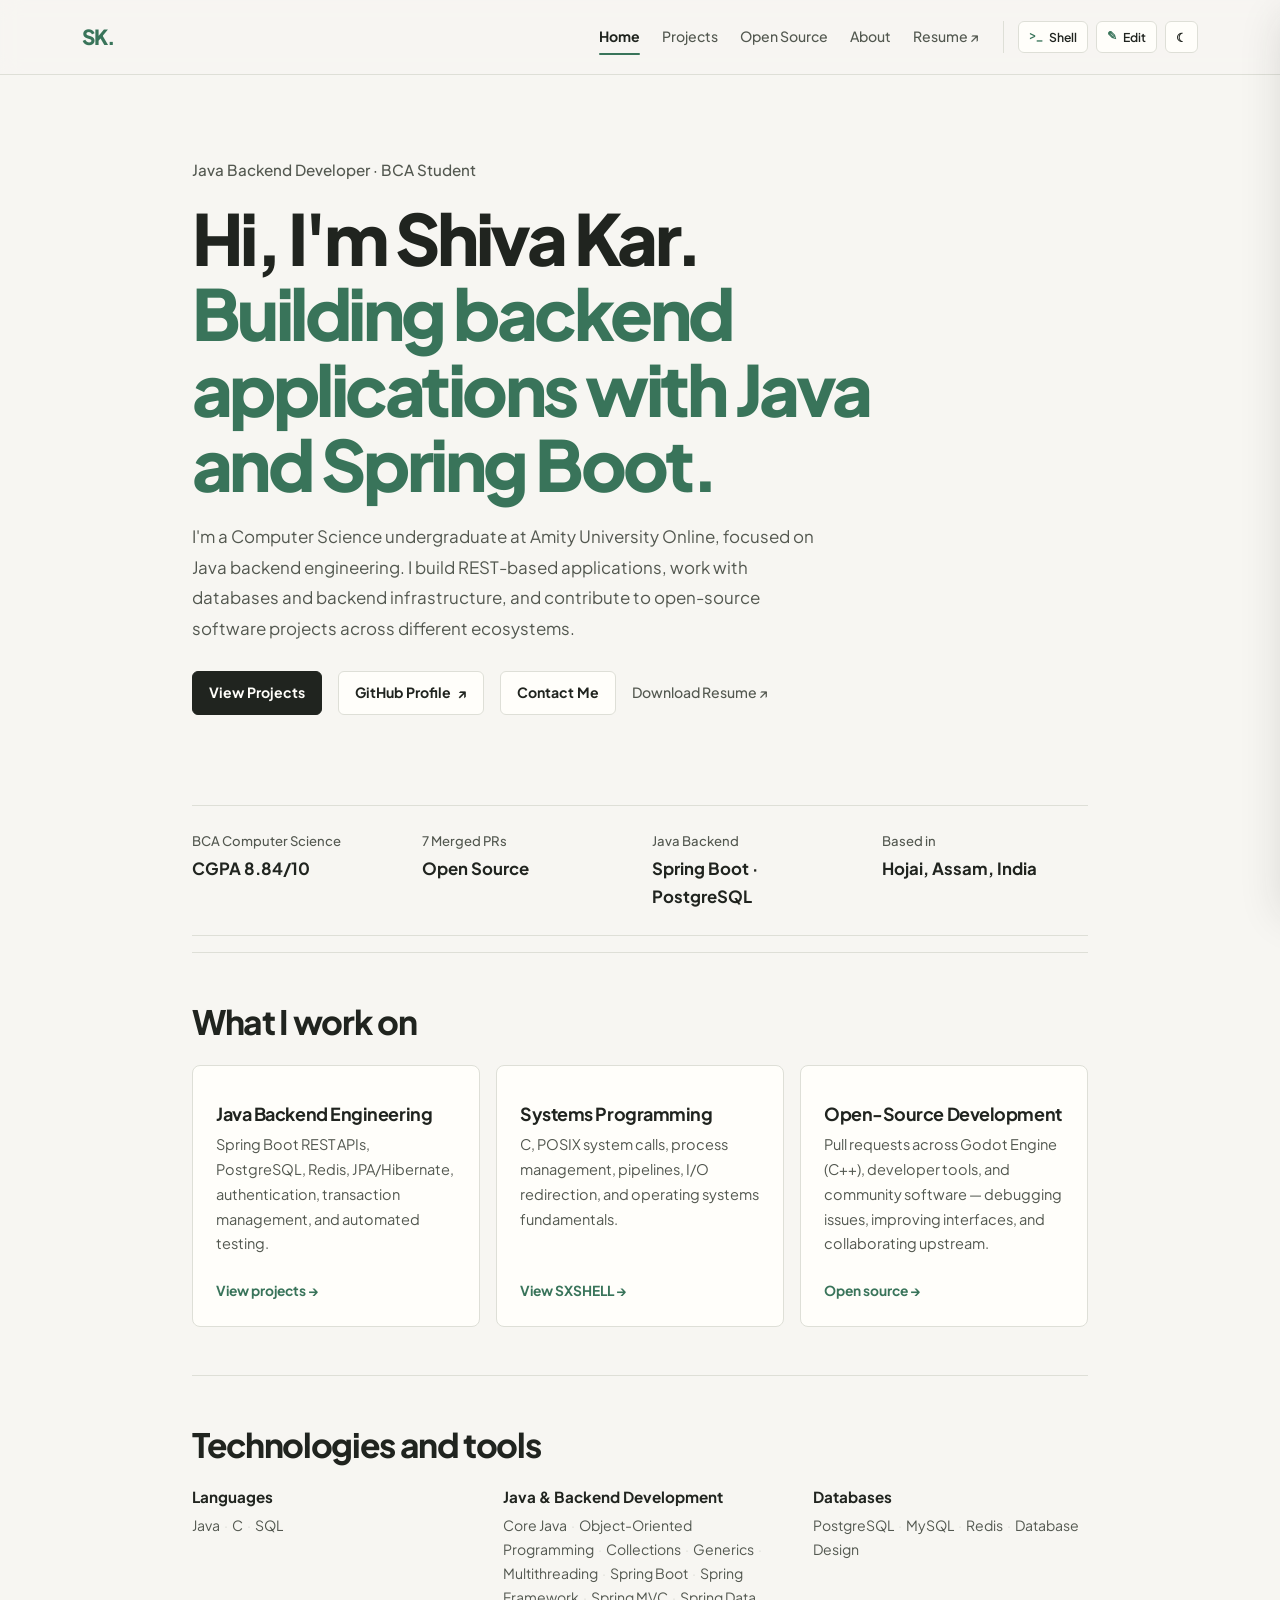
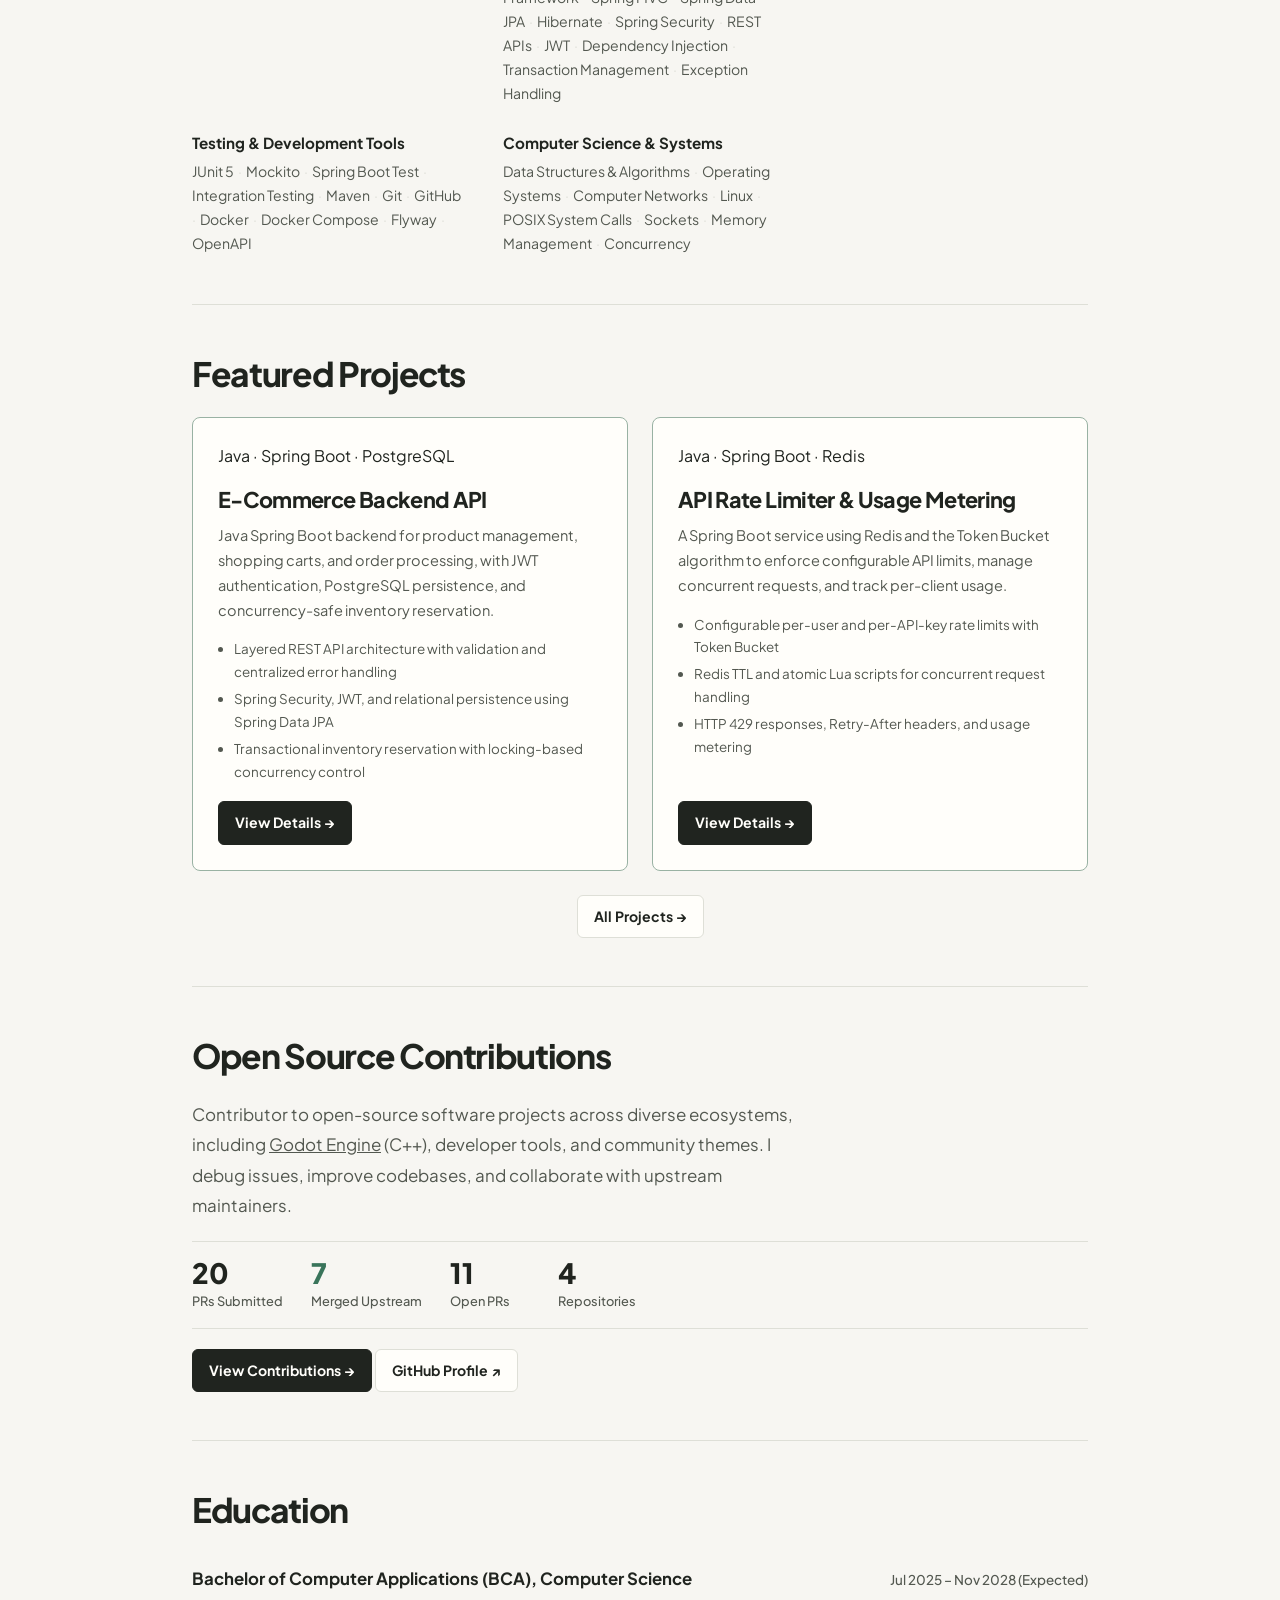
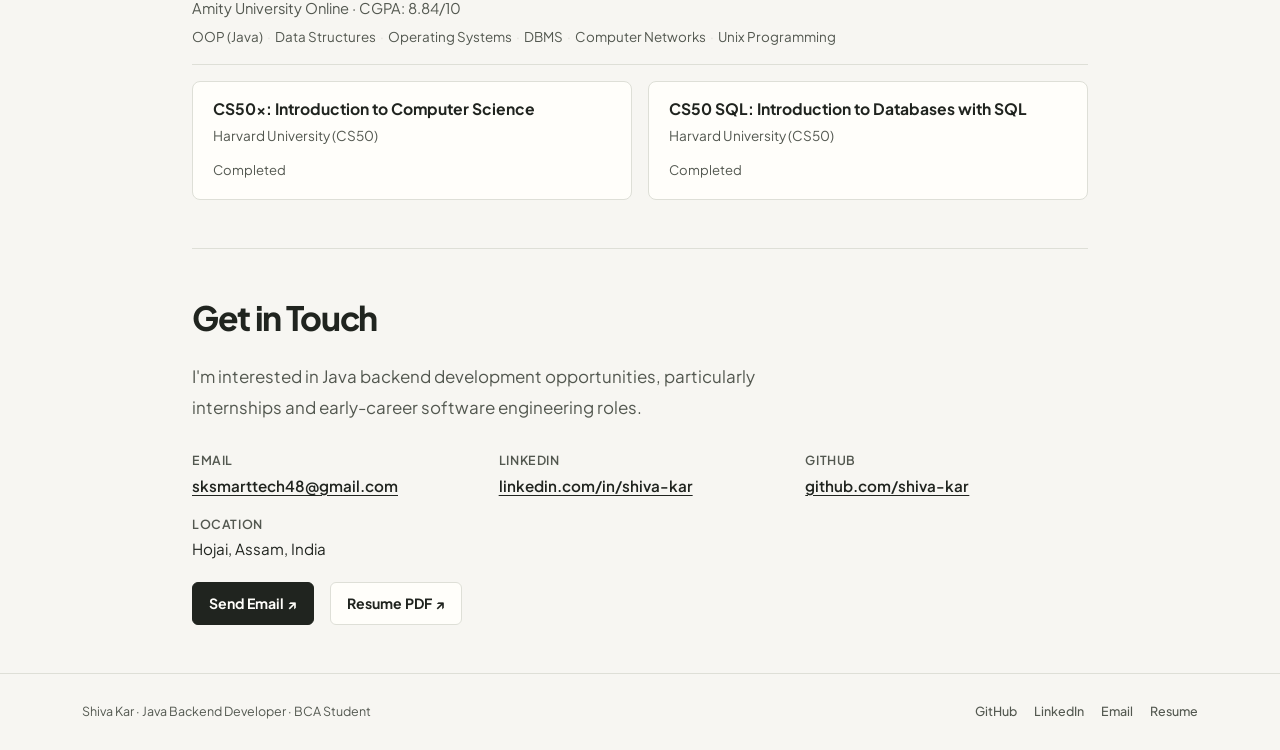
<file: index.html>
<!DOCTYPE html>
<html lang="en">
<head>
    <meta charset="UTF-8">
    <meta name="viewport" content="width=device-width, initial-scale=1.0">
    <title>Shiva Kar | Java Backend Developer</title>
    <meta name="description" content="Shiva Kar is a BCA Computer Science student focused on Java backend development, Spring Boot, PostgreSQL, Redis, and open-source software engineering.">
    <meta name="author" content="Shiva Kar">
    <link rel="canonical" href="https://shivakar.me">
    <meta property="og:title" content="Shiva Kar | Java Backend Developer">
    <meta property="og:description" content="Shiva Kar is a BCA Computer Science student focused on Java backend development, Spring Boot, PostgreSQL, Redis, and open-source software engineering.">
    <meta property="og:url" content="https://shivakar.me">
    <meta property="og:type" content="website">
    <meta property="og:site_name" content="Shiva Kar">
    <meta name="twitter:card" content="summary">
    <meta name="twitter:title" content="Shiva Kar | Java Backend Developer">
    <meta name="twitter:description" content="Shiva Kar is a BCA Computer Science student focused on Java backend development, Spring Boot, PostgreSQL, Redis, and open-source software engineering.">
    <meta name="theme-color" content="#39745a">
    <link rel="icon" type="image/svg+xml" href="data:image/svg+xml,<svg xmlns='http://www.w3.org/2000/svg' viewBox='0 0 100 100'><rect width='100' height='100' rx='20' fill='%23242923'/><text x='50' y='67' font-family='Arial,sans-serif' font-weight='800' font-size='48' text-anchor='middle' fill='%23fffefa'>SK<tspan fill='%2339745a'>.</tspan></text></svg>">
    <script>
        (function () {
            try {
                var saved = localStorage.getItem("sk_site_theme") || localStorage.getItem("theme");
                var prefersDark = window.matchMedia && window.matchMedia("(prefers-color-scheme: dark)").matches;
                var theme = saved ? saved : (prefersDark ? "dark" : "light");
                if (theme === "dark") document.documentElement.setAttribute("data-theme", "dark");
            } catch (e) {}
        })();
    </script>
    <link href="https://cdn.jsdelivr.net/npm/bootstrap@5.3.8/dist/css/bootstrap.min.css" rel="stylesheet" integrity="sha384-sRIl4kxILFvY47J16cr9ZwB07vP4J8+LH7qKQnuqkuIAvNWLzeN8tE5YBujZqJLB" crossorigin="anonymous">
    <link href="styles.css?v=3.0.0" rel="stylesheet">
    <script src="script.js?v=3.0.0" defer></script>
</head>
<body data-page="home">
    <header class="site-header">
        <div class="container header-inner">
            <a class="brand" href="index.html" aria-label="Shiva Kar homepage"><span id="brand-text" data-editable="meta.brand">SK</span><span>.</span></a>
            <button type="button" class="mobile-nav-toggle" id="mobile-nav-toggle" aria-label="Toggle navigation menu" aria-expanded="false">
                <span class="nav-hamburger" aria-hidden="true"></span>
            </button>
            <div class="header-right" id="header-right">
                <nav class="site-nav" aria-label="Main navigation">
                    <a class="active" href="index.html" aria-current="page">Home</a>
                    <a href="projects.html">Projects</a>
                    <a href="opensource.html">Open Source</a>
                    <a href="about.html">About</a>
                    <a href="Shiva_Kar_Resume.pdf?v=3.0.0" target="_blank" rel="noopener noreferrer">Resume ↗</a>
                </nav>
                <div class="header-tools" aria-label="Interactive tools">
                    <button type="button" class="tool-btn" id="open-terminal-btn" aria-haspopup="dialog" aria-expanded="false" title="Open interactive SXSHELL terminal (Ctrl+K)">
                        <span class="mono-icon" aria-hidden="true">&gt;_</span> <span>Shell</span>
                    </button>
                    <button type="button" class="tool-btn" id="open-studio-btn" aria-haspopup="dialog" aria-expanded="false" title="Owner Portfolio Editor (Ctrl+E)">
                        <span class="mono-icon" aria-hidden="true">✎</span> <span>Edit</span>
                    </button>
                    <button type="button" class="tool-btn" id="theme-toggle-btn" aria-label="Toggle color theme" aria-pressed="false" title="Switch light/dark theme">
                        <span id="theme-icon" aria-hidden="true">☾</span>
                    </button>
                </div>
            </div>
        </div>
    </header>

    <main class="container page-content">
        <!-- Hero Section -->
        <section class="hero" aria-labelledby="intro-title">
            <p class="eyebrow" id="hero-eyebrow" data-editable="meta.eyebrow">Java Backend Developer · BCA Student</p>
            <h1 id="intro-title">
                <span id="hero-headline-prefix" data-editable="home.headlinePrefix">Hi, I'm Shiva Kar.</span><br>
                <span class="accent-text" id="hero-headline-accent" data-editable="home.headlineAccent">Building backend applications with Java and Spring Boot.</span>
            </h1>
            <p class="intro" id="hero-intro" data-editable="home.intro">I'm a Computer Science undergraduate at Amity University Online, focused on Java backend engineering. I build REST-based applications, work with databases and backend infrastructure, and contribute to open-source software projects across different ecosystems.</p>
            <div class="hero-actions">
                <a class="btn btn-dark" id="hero-primary-cta" href="projects.html">View Projects</a>
                <a class="btn btn-outline-dark" href="https://github.com/shiva-kar" target="_blank" rel="noopener noreferrer">GitHub Profile <span aria-hidden="true">↗</span></a>
                <a class="btn btn-outline-dark" href="mailto:sksmarttech48@gmail.com">Contact Me</a>
                <a class="text-link" id="hero-resume-cta" href="Shiva_Kar_Resume.pdf?v=3.0.0" target="_blank" rel="noopener noreferrer">Download Resume <span aria-hidden="true">↗</span></a>
            </div>
        </section>

        <!-- Quick Highlights -->
        <section class="highlights-bar" aria-label="Key facts">
            <div class="highlights-grid" id="hero-highlights">
                <div class="highlight-item">
                    <span class="highlight-label">BCA Computer Science</span>
                    <span class="highlight-detail">CGPA 8.84/10</span>
                </div>
                <div class="highlight-item">
                    <span class="highlight-label">7 Merged PRs</span>
                    <span class="highlight-detail">Open Source</span>
                </div>
                <div class="highlight-item">
                    <span class="highlight-label">Java Backend</span>
                    <span class="highlight-detail">Spring Boot · PostgreSQL</span>
                </div>
                <div class="highlight-item">
                    <span class="highlight-label">Based in</span>
                    <span class="highlight-detail">Hojai, Assam, India</span>
                </div>
            </div>
        </section>

        <!-- Engineering Areas -->
        <section class="section-block" aria-labelledby="areas-title">
            <div class="section-heading">
                <h2 id="areas-title" data-editable="home.cardsTitle">What I work on</h2>
            </div>
            <div class="row g-3" id="home-cards-grid">
                <div class="col-md-4">
                    <article class="card interest-card h-100">
                        <div class="card-body">
                            <h3 class="card-title" data-editable="home.cards.0.title">Java Backend Engineering</h3>
                            <p class="card-text" data-editable="home.cards.0.text">Spring Boot REST APIs, PostgreSQL, Redis, JPA/Hibernate, authentication, transaction management, and automated testing.</p>
                            <a href="projects.html" class="card-link">View projects →</a>
                        </div>
                    </article>
                </div>
                <div class="col-md-4">
                    <article class="card interest-card h-100">
                        <div class="card-body">
                            <h3 class="card-title" data-editable="home.cards.1.title">Systems Programming</h3>
                            <p class="card-text" data-editable="home.cards.1.text">C, POSIX system calls, process management, pipelines, I/O redirection, and operating systems fundamentals.</p>
                            <a href="https://github.com/shiva-kar/SXSHELL-unix-like-shell" target="_blank" rel="noopener noreferrer" class="card-link">View SXSHELL →</a>
                        </div>
                    </article>
                </div>
                <div class="col-md-4">
                    <article class="card interest-card h-100">
                        <div class="card-body">
                            <h3 class="card-title" data-editable="home.cards.2.title">Open-Source Development</h3>
                            <p class="card-text" data-editable="home.cards.2.text">Pull requests across Godot Engine (C++), developer tools, and community software — debugging issues, improving interfaces, and collaborating upstream.</p>
                            <a href="opensource.html" class="card-link">Open source →</a>
                        </div>
                    </article>
                </div>
            </div>
        </section>

        <!-- Skills Overview -->
        <section class="section-block" aria-labelledby="skills-title">
            <div class="section-heading">
                <h2 id="skills-title">Technologies and tools</h2>
            </div>
            <div class="skills-grid" id="skills-grid">
                <div class="skill-category">
                    <h3 class="skill-category-name">Languages</h3>
                    <div class="skill-chips">
                        <span class="skill-chip">Java</span>
                        <span class="skill-chip">C</span>
                        <span class="skill-chip">SQL</span>
                    </div>
                </div>
                <div class="skill-category">
                    <h3 class="skill-category-name">Java &amp; Backend Development</h3>
                    <div class="skill-chips">
                        <span class="skill-chip">Core Java</span>
                        <span class="skill-chip">OOP</span>
                        <span class="skill-chip">Collections</span>
                        <span class="skill-chip">Multithreading</span>
                        <span class="skill-chip">Spring Boot</span>
                        <span class="skill-chip">Spring MVC</span>
                        <span class="skill-chip">Spring Data JPA</span>
                        <span class="skill-chip">Hibernate</span>
                        <span class="skill-chip">Spring Security</span>
                        <span class="skill-chip">REST APIs</span>
                        <span class="skill-chip">JWT</span>
                        <span class="skill-chip">Transaction Management</span>
                    </div>
                </div>
                <div class="skill-category">
                    <h3 class="skill-category-name">Databases</h3>
                    <div class="skill-chips">
                        <span class="skill-chip">PostgreSQL</span>
                        <span class="skill-chip">MySQL</span>
                        <span class="skill-chip">Redis</span>
                        <span class="skill-chip">Database Design</span>
                    </div>
                </div>
                <div class="skill-category">
                    <h3 class="skill-category-name">Testing &amp; Tools</h3>
                    <div class="skill-chips">
                        <span class="skill-chip">JUnit 5</span>
                        <span class="skill-chip">Mockito</span>
                        <span class="skill-chip">Maven</span>
                        <span class="skill-chip">Git</span>
                        <span class="skill-chip">Docker</span>
                        <span class="skill-chip">Docker Compose</span>
                        <span class="skill-chip">Flyway</span>
                    </div>
                </div>
                <div class="skill-category">
                    <h3 class="skill-category-name">CS &amp; Systems</h3>
                    <div class="skill-chips">
                        <span class="skill-chip">Data Structures</span>
                        <span class="skill-chip">Operating Systems</span>
                        <span class="skill-chip">Computer Networks</span>
                        <span class="skill-chip">Linux</span>
                        <span class="skill-chip">POSIX</span>
                        <span class="skill-chip">Concurrency</span>
                    </div>
                </div>
            </div>
        </section>

        <!-- Featured Projects Preview -->
        <section class="section-block" aria-labelledby="featured-projects-title">
            <div class="section-heading">
                <h2 id="featured-projects-title">Featured Projects</h2>
            </div>
            <div class="row g-4">
                <div class="col-lg-6">
                    <article class="card project-card pinned-card h-100">
                        <div class="card-body d-flex flex-column">
                            <div class="project-card-top">
                                <span class="project-meta-tech">Java · Spring Boot · PostgreSQL</span>
                            </div>
                            <h3 class="card-title" style="font-size:1.35rem;">E-Commerce Backend API</h3>
                            <p class="card-text">Java Spring Boot backend for product management, shopping carts, and order processing, with JWT authentication, PostgreSQL persistence, and concurrency-safe inventory reservation.</p>
                            <ul class="project-highlights-list">
                                <li>Layered REST API architecture with validation and centralized error handling</li>
                                <li>Spring Security, JWT, and relational persistence using Spring Data JPA</li>
                                <li>Transactional inventory reservation with locking-based concurrency control</li>
                            </ul>
                            <div class="project-actions">
                                <a class="btn btn-dark" href="projects.html#ecommerce">View Details →</a>
                            </div>
                        </div>
                    </article>
                </div>
                <div class="col-lg-6">
                    <article class="card project-card pinned-card h-100">
                        <div class="card-body d-flex flex-column">
                            <div class="project-card-top">
                                <span class="project-meta-tech">Java · Spring Boot · Redis</span>
                            </div>
                            <h3 class="card-title" style="font-size:1.35rem;">API Rate Limiter &amp; Usage Metering</h3>
                            <p class="card-text">A Spring Boot service using Redis and the Token Bucket algorithm to enforce configurable API limits, manage concurrent requests, and track per-client usage.</p>
                            <ul class="project-highlights-list">
                                <li>Configurable per-user and per-API-key rate limits with Token Bucket</li>
                                <li>Redis TTL and atomic Lua scripts for concurrent request handling</li>
                                <li>HTTP 429 responses, Retry-After headers, and usage metering</li>
                            </ul>
                            <div class="project-actions">
                                <a class="btn btn-dark" href="projects.html#ratelimiter">View Details →</a>
                            </div>
                        </div>
                    </article>
                </div>
            </div>
            <div class="text-center" style="margin-top:24px;">
                <a class="btn btn-outline-dark" href="projects.html">All Projects →</a>
            </div>
        </section>

        <!-- Open Source Preview -->
        <section class="section-block" aria-labelledby="oss-preview-title">
            <div class="section-heading">
                <h2 id="oss-preview-title">Open Source Contributions</h2>
            </div>
            <div class="oss-preview">
                <p class="intro" style="margin-bottom:20px;">Contributor to open-source software projects across diverse ecosystems, including <a href="https://github.com/godotengine/godot" target="_blank" rel="noopener noreferrer">Godot Engine</a> (C++), developer tools, and community themes. I debug issues, improve codebases, and collaborate with upstream maintainers.</p>
                <div class="oss-stats-bar">
                    <div class="oss-stat">
                        <span class="oss-stat-number">20</span>
                        <span class="oss-stat-label">PRs Submitted</span>
                    </div>
                    <div class="oss-stat oss-stat-merged">
                        <span class="oss-stat-number">7</span>
                        <span class="oss-stat-label">Merged Upstream</span>
                    </div>
                    <div class="oss-stat">
                        <span class="oss-stat-number">11</span>
                        <span class="oss-stat-label">Open PRs</span>
                    </div>
                    <div class="oss-stat">
                        <span class="oss-stat-number">4</span>
                        <span class="oss-stat-label">Repositories</span>
                    </div>
                </div>
                <div style="margin-top:20px;">
                    <a class="btn btn-dark" href="opensource.html">View Contributions →</a>
                    <a class="btn btn-outline-dark" href="https://github.com/shiva-kar" target="_blank" rel="noopener noreferrer">GitHub Profile ↗</a>
                </div>
            </div>
        </section>

        <!-- Education Preview -->
        <section class="section-block" aria-labelledby="edu-preview-title">
            <div class="section-heading">
                <h2 id="edu-preview-title">Education</h2>
            </div>
            <div class="edu-item">
                <div class="edu-top">
                    <h3 class="edu-degree">Bachelor of Computer Applications (BCA), Computer Science</h3>
                    <span class="edu-date">Jul 2025 – Nov 2028 (Expected)</span>
                </div>
                <p class="edu-school">Amity University Online · CGPA: 8.84/10</p>
                <div class="edu-coursework">
                    <span>OOP (Java)</span>
                    <span>Data Structures</span>
                    <span>Operating Systems</span>
                    <span>DBMS</span>
                    <span>Computer Networks</span>
                    <span>Unix Programming</span>
                </div>
            </div>
            <div class="cert-grid" style="margin-top:16px;">
                <div class="cert-box">
                    <h3>CS50x: Introduction to Computer Science</h3>
                    <p class="cert-issuer">Harvard University (CS50)</p>
                    <div class="cert-meta"><span>Completed</span></div>
                </div>
                <div class="cert-box">
                    <h3>CS50 SQL: Introduction to Databases with SQL</h3>
                    <p class="cert-issuer">Harvard University (CS50)</p>
                    <div class="cert-meta"><span>Completed</span></div>
                </div>
            </div>
        </section>

        <!-- Contact Section -->
        <section class="section-block" id="contact" aria-labelledby="contact-title">
            <div class="section-heading">
                <h2 id="contact-title">Get in Touch</h2>
            </div>
            <p class="intro" style="max-width:620px;">I'm interested in Java backend development opportunities, particularly internships and early-career software engineering roles.</p>
            <div class="contact-grid">
                <div class="contact-item">
                    <span class="contact-label">Email</span>
                    <a href="mailto:sksmarttech48@gmail.com">sksmarttech48@gmail.com</a>
                </div>
                <div class="contact-item">
                    <span class="contact-label">LinkedIn</span>
                    <a href="https://linkedin.com/in/shiva-kar" target="_blank" rel="noopener noreferrer">linkedin.com/in/shiva-kar</a>
                </div>
                <div class="contact-item">
                    <span class="contact-label">GitHub</span>
                    <a href="https://github.com/shiva-kar" target="_blank" rel="noopener noreferrer">github.com/shiva-kar</a>
                </div>
                <div class="contact-item">
                    <span class="contact-label">Location</span>
                    <span>Hojai, Assam, India</span>
                </div>
            </div>
            <div class="cta-links" style="margin-top:20px;">
                <a class="btn btn-dark" href="mailto:sksmarttech48@gmail.com">Send Email ↗</a>
                <a class="btn btn-outline-dark" href="Shiva_Kar_Resume.pdf?v=3.0.0" target="_blank" rel="noopener noreferrer">Resume PDF ↗</a>
            </div>
        </section>
    </main>

    <footer class="site-footer">
        <div class="container footer-inner">
            <p>Shiva Kar · Java Backend Developer · BCA Student</p>
            <div class="footer-links">
                <a href="https://github.com/shiva-kar" target="_blank" rel="noopener noreferrer">GitHub</a>
                <a href="https://linkedin.com/in/shiva-kar" target="_blank" rel="noopener noreferrer">LinkedIn</a>
                <a href="mailto:sksmarttech48@gmail.com">Email</a>
                <a href="Shiva_Kar_Resume.pdf?v=3.0.0" target="_blank" rel="noopener noreferrer">Resume</a>
            </div>
        </div>
    </footer>
    <script src="https://cdn.jsdelivr.net/npm/bootstrap@5.3.8/dist/js/bootstrap.bundle.min.js" integrity="sha384-FKyoEForCGlyvwx9Hj09JcYn3nv7wiPVlz7YYwJrWVcXK/BmnVDxM+D2scQbITxI" crossorigin="anonymous"></script>
</body>
</html>
</file>
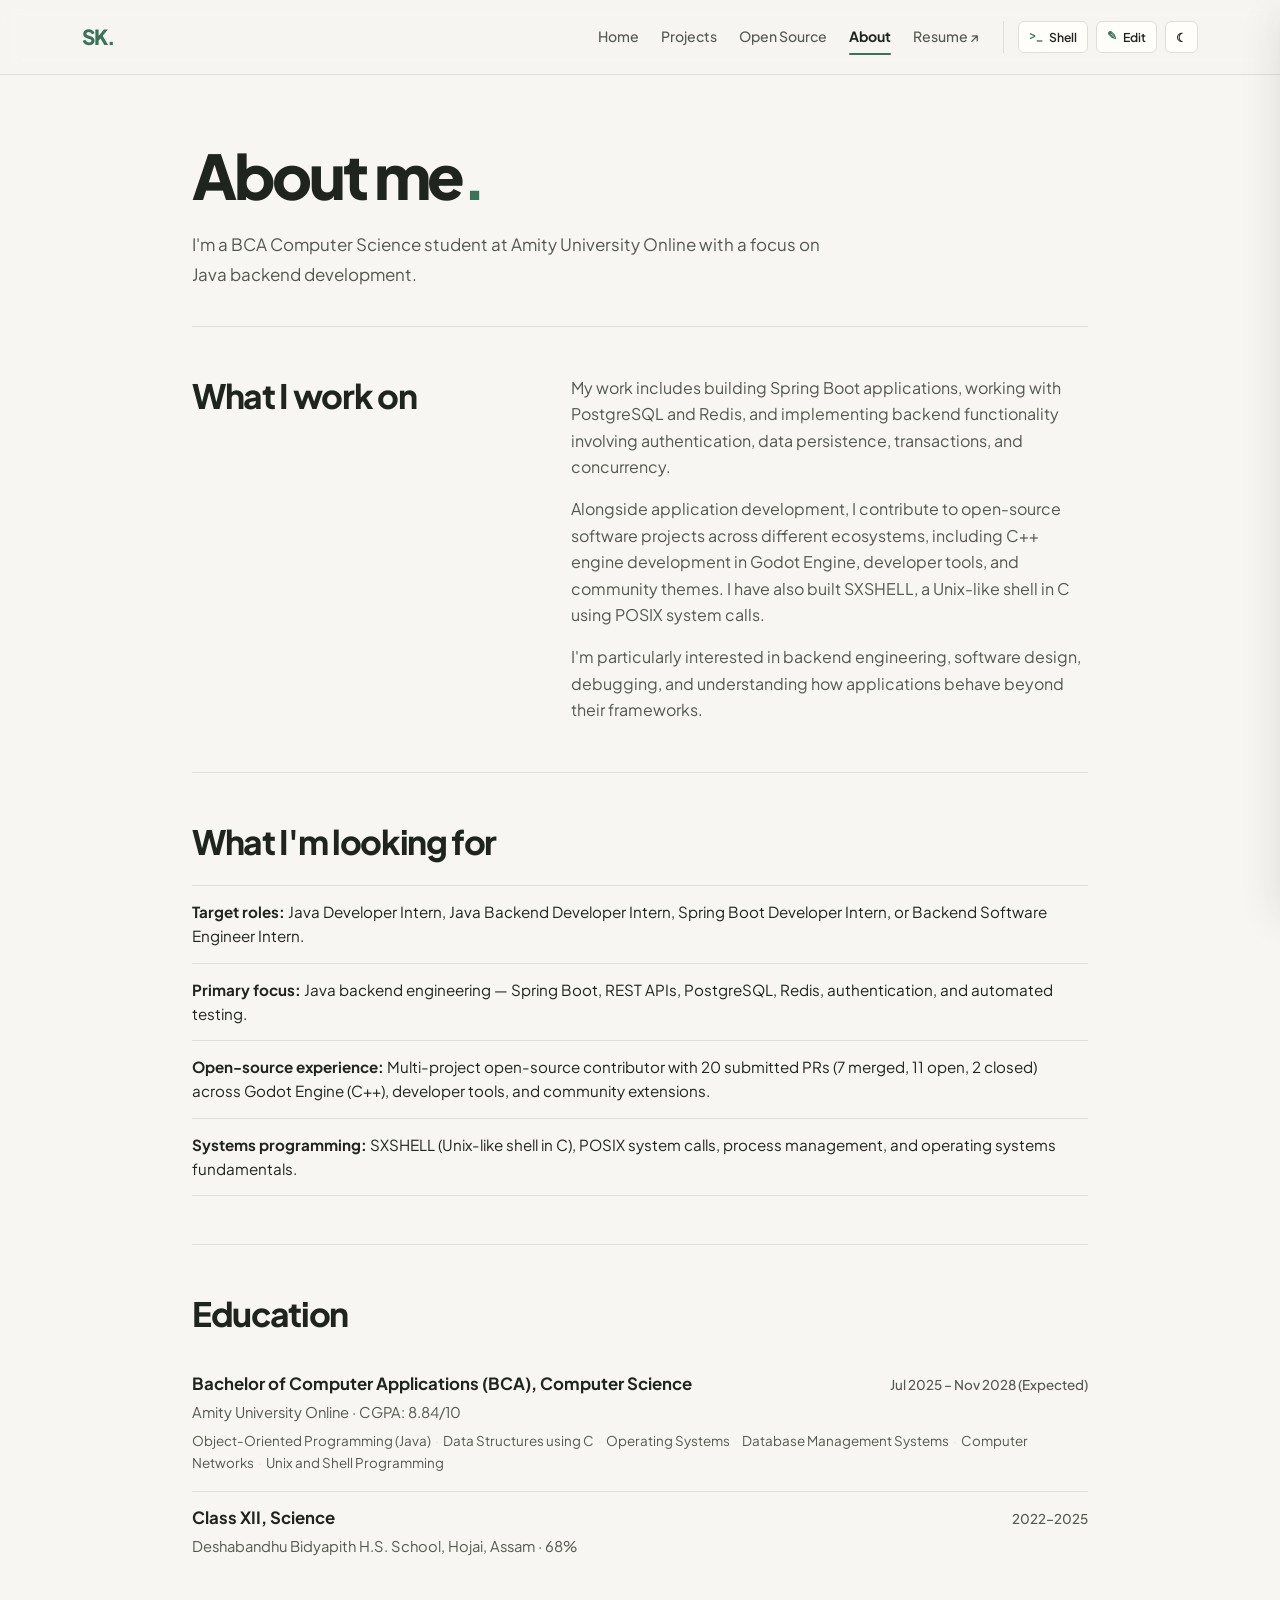
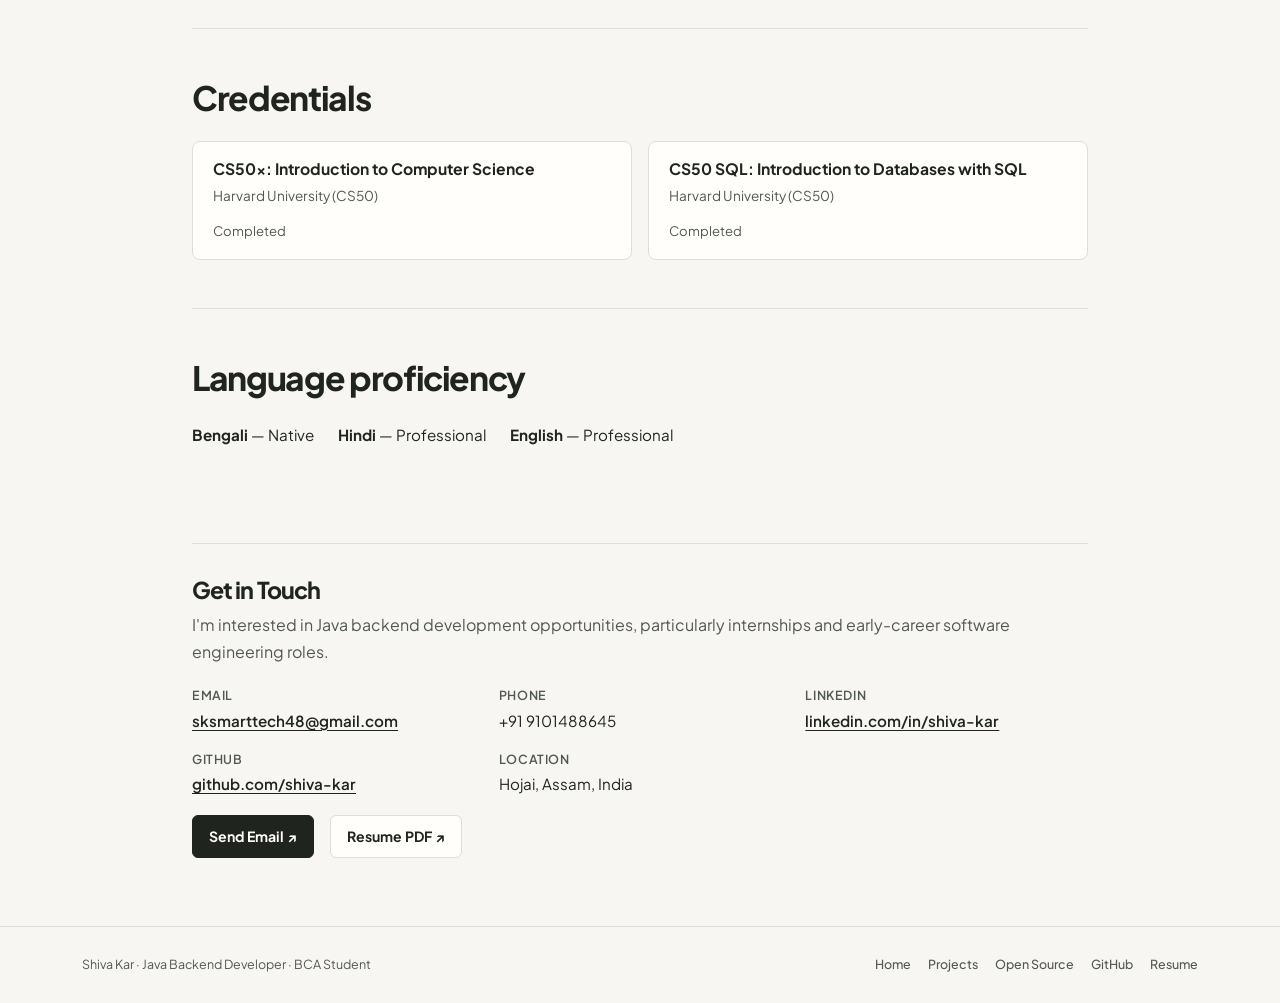
<file: about.html>
<!DOCTYPE html>
<html lang="en">
<head>
    <meta charset="UTF-8">
    <meta name="viewport" content="width=device-width, initial-scale=1.0">
    <meta name="description" content="About Shiva Kar — Java Backend Developer, Open Source Contributor across Godot Engine, developer tooling, and community software, and BCA student (CGPA 8.84).">
    <meta name="author" content="Shiva Kar">
    <title>Shiva Kar — About</title>
    <link rel="canonical" href="https://shivakar.me/about.html">
    <meta name="theme-color" content="#39745a">
    <link rel="icon" type="image/svg+xml" href="data:image/svg+xml,<svg xmlns='http://www.w3.org/2000/svg' viewBox='0 0 100 100'><rect width='100' height='100' rx='20' fill='%23242923'/><text x='50' y='67' font-family='Arial,sans-serif' font-weight='800' font-size='48' text-anchor='middle' fill='%23fffefa'>SK<tspan fill='%2339745a'>.</tspan></text></svg>">
    <script>
        (function () {
            try {
                var saved = localStorage.getItem("sk_site_theme") || localStorage.getItem("theme");
                var prefersDark = window.matchMedia && window.matchMedia("(prefers-color-scheme: dark)").matches;
                var theme = saved ? saved : (prefersDark ? "dark" : "light");
                if (theme === "dark") document.documentElement.setAttribute("data-theme", "dark");
            } catch (e) {}
        })();
    </script>
    <link href="https://cdn.jsdelivr.net/npm/bootstrap@5.3.8/dist/css/bootstrap.min.css" rel="stylesheet" integrity="sha384-sRIl4kxILFvY47J16cr9ZwB07vP4J8+LH7qKQnuqkuIAvNWLzeN8tE5YBujZqJLB" crossorigin="anonymous">
    <link href="styles.css?v=3.0.0" rel="stylesheet">
    <script src="script.js?v=3.0.0" defer></script>
</head>
<body data-page="about">
    <header class="site-header">
        <div class="container header-inner">
            <a class="brand" href="index.html" aria-label="Shiva Kar homepage"><span id="brand-text" data-editable="meta.brand">SK</span><span>.</span></a>
            <button type="button" class="mobile-nav-toggle" id="mobile-nav-toggle" aria-label="Toggle navigation menu" aria-expanded="false">
                <span class="nav-hamburger" aria-hidden="true"></span>
            </button>
            <div class="header-right" id="header-right">
                <nav class="site-nav" aria-label="Main navigation">
                    <a href="index.html">Home</a>
                    <a href="projects.html">Projects</a>
                    <a href="opensource.html">Open Source</a>
                    <a class="active" href="about.html" aria-current="page">About</a>
                    <a href="Shiva_Kar_Resume.pdf?v=3.0.0" target="_blank" rel="noopener noreferrer">Resume ↗</a>
                </nav>
                <div class="header-tools" aria-label="Interactive tools">
                    <button type="button" class="tool-btn" id="open-terminal-btn" aria-haspopup="dialog" aria-expanded="false" title="Open interactive SXSHELL terminal (Ctrl+K)">
                        <span class="mono-icon" aria-hidden="true">&gt;_</span> <span>Shell</span>
                    </button>
                    <button type="button" class="tool-btn" id="open-studio-btn" aria-haspopup="dialog" aria-expanded="false" title="Owner Portfolio Editor (Ctrl+E)">
                        <span class="mono-icon" aria-hidden="true">✎</span> <span>Edit</span>
                    </button>
                    <button type="button" class="tool-btn" id="theme-toggle-btn" aria-label="Toggle color theme" aria-pressed="false" title="Switch light/dark theme">
                        <span id="theme-icon" aria-hidden="true">☾</span>
                    </button>
                </div>
            </div>
        </div>
    </header>

    <main class="container page-content inner-page">
        <section class="page-intro">
            <h1><span id="about-title">About me</span><span class="accent-text">.</span></h1>
            <p class="intro" id="about-intro">I'm a BCA Computer Science student at Amity University Online with a focus on Java backend development.</p>
        </section>

        <!-- Background -->
        <section class="section-block about-layout" aria-labelledby="approach-title">
            <div>
                <h2 id="approach-title">What I work on</h2>
            </div>
            <div class="about-copy" id="about-paragraphs">
                <p>My work includes building Spring Boot applications, working with PostgreSQL and Redis, and implementing backend functionality involving authentication, data persistence, transactions, and concurrency.</p>
                <p>Alongside application development, I contribute to open-source software projects across different ecosystems, including C++ engine development in Godot Engine, developer tools, and community themes. I have also built SXSHELL, a Unix-like shell in C using POSIX system calls.</p>
                <p>I'm particularly interested in backend engineering, software design, debugging, and understanding how applications behave beyond their frameworks.</p>
            </div>
        </section>

        <!-- Career Direction -->
        <section class="section-block" aria-labelledby="currently-title">
            <div class="section-heading">
                <h2 id="currently-title">What I'm looking for</h2>
            </div>
            <ul class="list-group simple-list" id="about-currently-list">
                <li class="list-group-item"><strong>Target roles:</strong> Java Developer Intern, Java Backend Developer Intern, Spring Boot Developer Intern, or Backend Software Engineer Intern.</li>
                <li class="list-group-item"><strong>Primary focus:</strong> Java backend engineering — Spring Boot, REST APIs, PostgreSQL, Redis, authentication, and automated testing.</li>
                <li class="list-group-item"><strong>Open-source experience:</strong> Multi-project open-source contributor with 20 submitted PRs (7 merged, 11 open, 2 closed) across Godot Engine (C++), developer tooling, and community software.</li>
                <li class="list-group-item"><strong>Systems programming:</strong> SXSHELL (Unix-like shell in C), POSIX system calls, process management, and operating systems fundamentals.</li>
            </ul>
        </section>

        <!-- Education & Certifications -->
        <section class="section-block" id="education" aria-labelledby="education-title">
            <div class="section-heading">
                <h2 id="education-title">Education</h2>
            </div>

            <div id="about-edu-list">
                <div class="edu-item">
                    <div class="edu-top">
                        <h3 class="edu-degree">Bachelor of Computer Applications (BCA), Computer Science</h3>
                        <span class="edu-date">Jul 2025 – Nov 2028 (Expected)</span>
                    </div>
                    <p class="edu-school">Amity University Online · CGPA: 8.84/10</p>
                    <div class="edu-coursework">
                        <span>Object-Oriented Programming (Java)</span>
                        <span>Data Structures using C</span>
                        <span>Operating Systems</span>
                        <span>Database Management Systems</span>
                        <span>Computer Networks</span>
                        <span>Unix and Shell Programming</span>
                    </div>
                </div>
                <div class="edu-item">
                    <div class="edu-top">
                        <h3 class="edu-degree">Class XII, Science</h3>
                        <span class="edu-date">2022–2025</span>
                    </div>
                    <p class="edu-school">Deshabandhu Bidyapith H.S. School, Hojai, Assam · 68%</p>
                </div>
            </div>
        </section>

        <!-- Certifications -->
        <section class="section-block" id="certifications" aria-labelledby="cert-title">
            <div class="section-heading">
                <h2 id="cert-title">Credentials</h2>
            </div>
            <div class="cert-grid" id="about-cert-list">
                <div class="cert-box">
                    <h3>CS50x: Introduction to Computer Science</h3>
                    <p class="cert-issuer">Harvard University (CS50)</p>
                    <div class="cert-meta"><span>Completed</span></div>
                </div>
                <div class="cert-box">
                    <h3>CS50 SQL: Introduction to Databases with SQL</h3>
                    <p class="cert-issuer">Harvard University (CS50)</p>
                    <div class="cert-meta"><span>Completed</span></div>
                </div>
            </div>
        </section>

        <!-- Languages -->
        <section class="section-block" aria-labelledby="languages-title">
            <div class="section-heading">
                <h2 id="languages-title">Language proficiency</h2>
            </div>
            <div class="languages-list">
                <span class="language-item"><strong>Bengali</strong> — Native</span>
                <span class="language-item"><strong>Hindi</strong> — Professional</span>
                <span class="language-item"><strong>English</strong> — Professional</span>
            </div>
        </section>

        <!-- Contact -->
        <section class="simple-cta" id="contact">
            <h2>Get in Touch</h2>
            <p>I'm interested in Java backend development opportunities, particularly internships and early-career software engineering roles.</p>
            <div class="contact-grid" style="margin-bottom:18px;">
                <div class="contact-item">
                    <span class="contact-label">Email</span>
                    <a href="mailto:sksmarttech48@gmail.com" id="direct-email-link">sksmarttech48@gmail.com</a>
                </div>
                <div class="contact-item">
                    <span class="contact-label">Phone</span>
                    <span>+91 9101488645</span>
                </div>
                <div class="contact-item">
                    <span class="contact-label">LinkedIn</span>
                    <a href="https://linkedin.com/in/shiva-kar" target="_blank" rel="noopener noreferrer">linkedin.com/in/shiva-kar</a>
                </div>
                <div class="contact-item">
                    <span class="contact-label">GitHub</span>
                    <a href="https://github.com/shiva-kar" target="_blank" rel="noopener noreferrer">github.com/shiva-kar</a>
                </div>
                <div class="contact-item">
                    <span class="contact-label">Location</span>
                    <span>Hojai, Assam, India</span>
                </div>
            </div>
            <div class="cta-links">
                <a class="btn btn-dark" id="send-email-btn" href="mailto:sksmarttech48@gmail.com">Send Email ↗</a>
                <a class="btn btn-outline-dark" href="Shiva_Kar_Resume.pdf?v=3.0.0" target="_blank" rel="noopener noreferrer">Resume PDF ↗</a>
            </div>
        </section>
    </main>

    <footer class="site-footer">
        <div class="container footer-inner">
            <p>Shiva Kar · Java Backend Developer · BCA Student</p>
            <div class="footer-links">
                <a href="index.html">Home</a>
                <a href="projects.html">Projects</a>
                <a href="opensource.html">Open Source</a>
                <a href="https://github.com/shiva-kar" target="_blank" rel="noopener noreferrer">GitHub</a>
                <a href="Shiva_Kar_Resume.pdf?v=3.0.0" target="_blank" rel="noopener noreferrer">Resume</a>
            </div>
        </div>
    </footer>
    <script src="https://cdn.jsdelivr.net/npm/bootstrap@5.3.8/dist/js/bootstrap.bundle.min.js" integrity="sha384-FKyoEForCGlyvwx9Hj09JcYn3nv7wiPVlz7YYwJrWVcXK/BmnVDxM+D2scQbITxI" crossorigin="anonymous"></script>
</body>
</html>
</file>
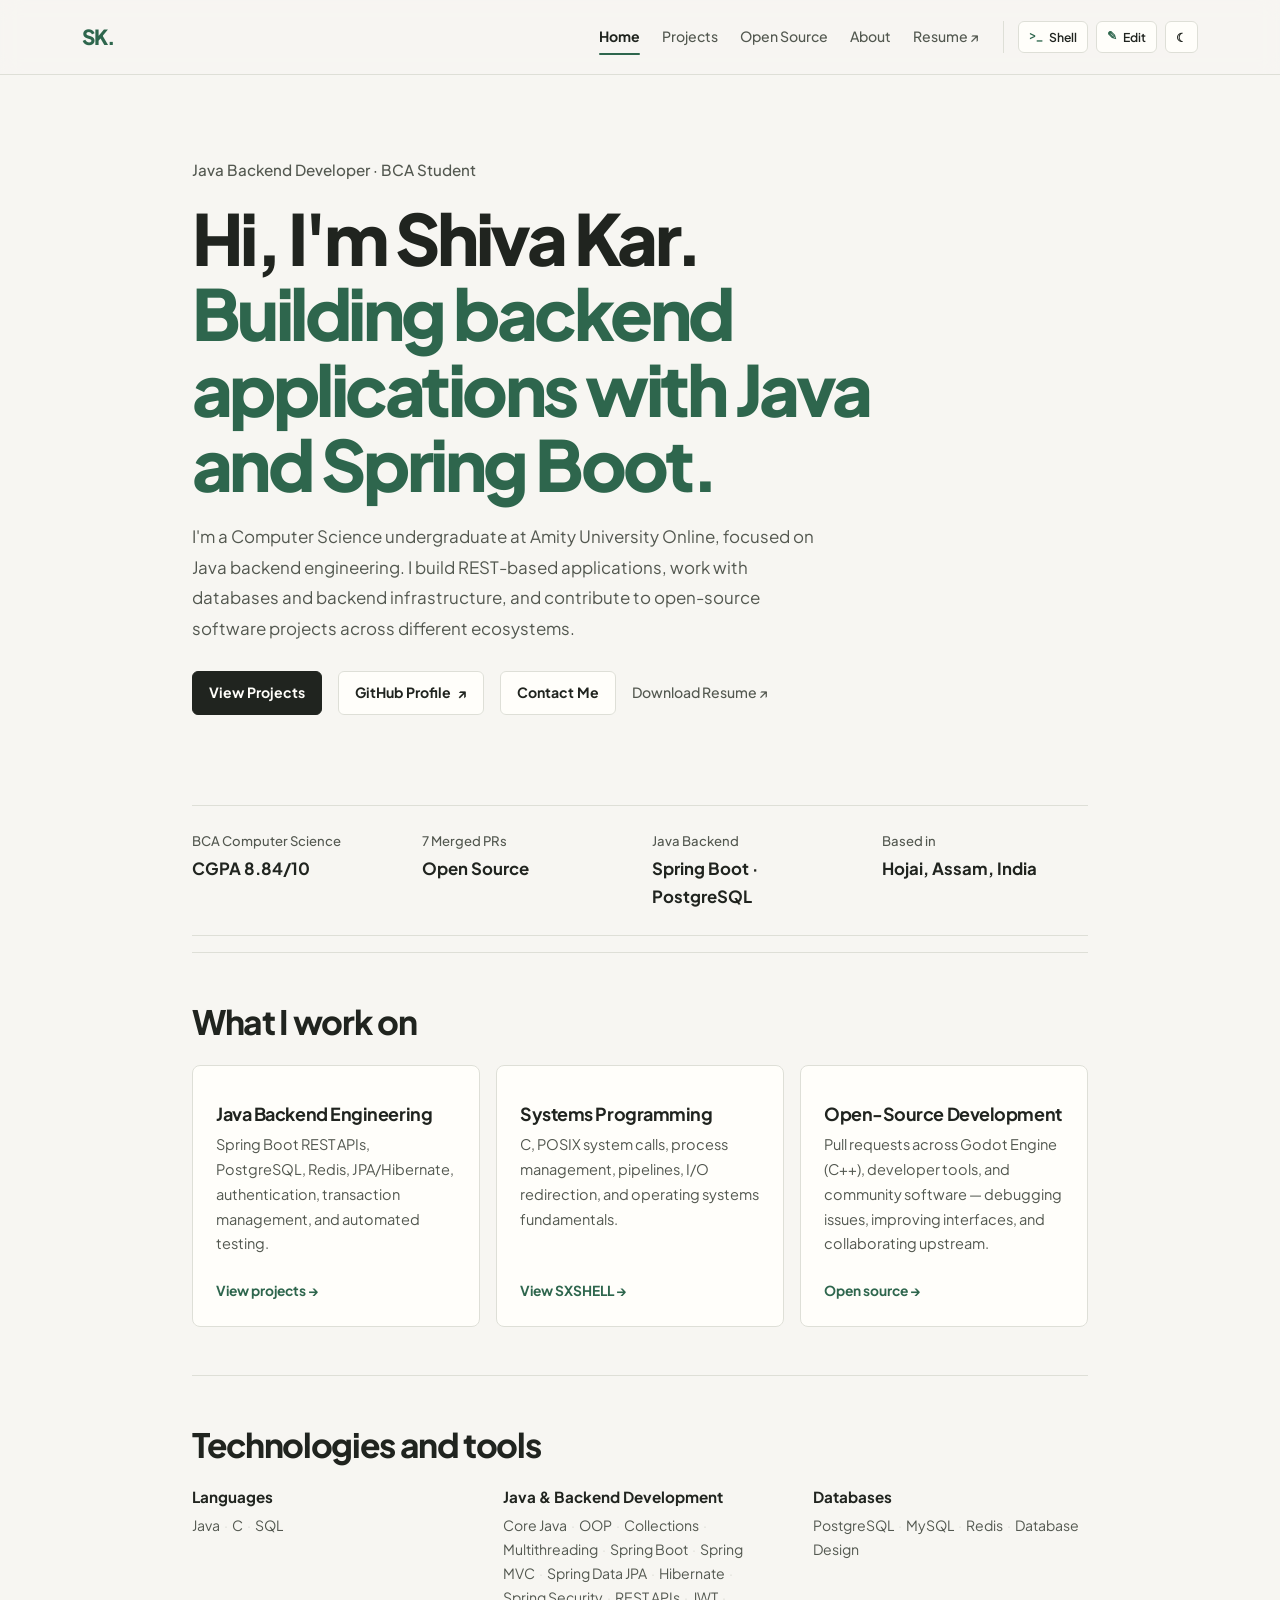
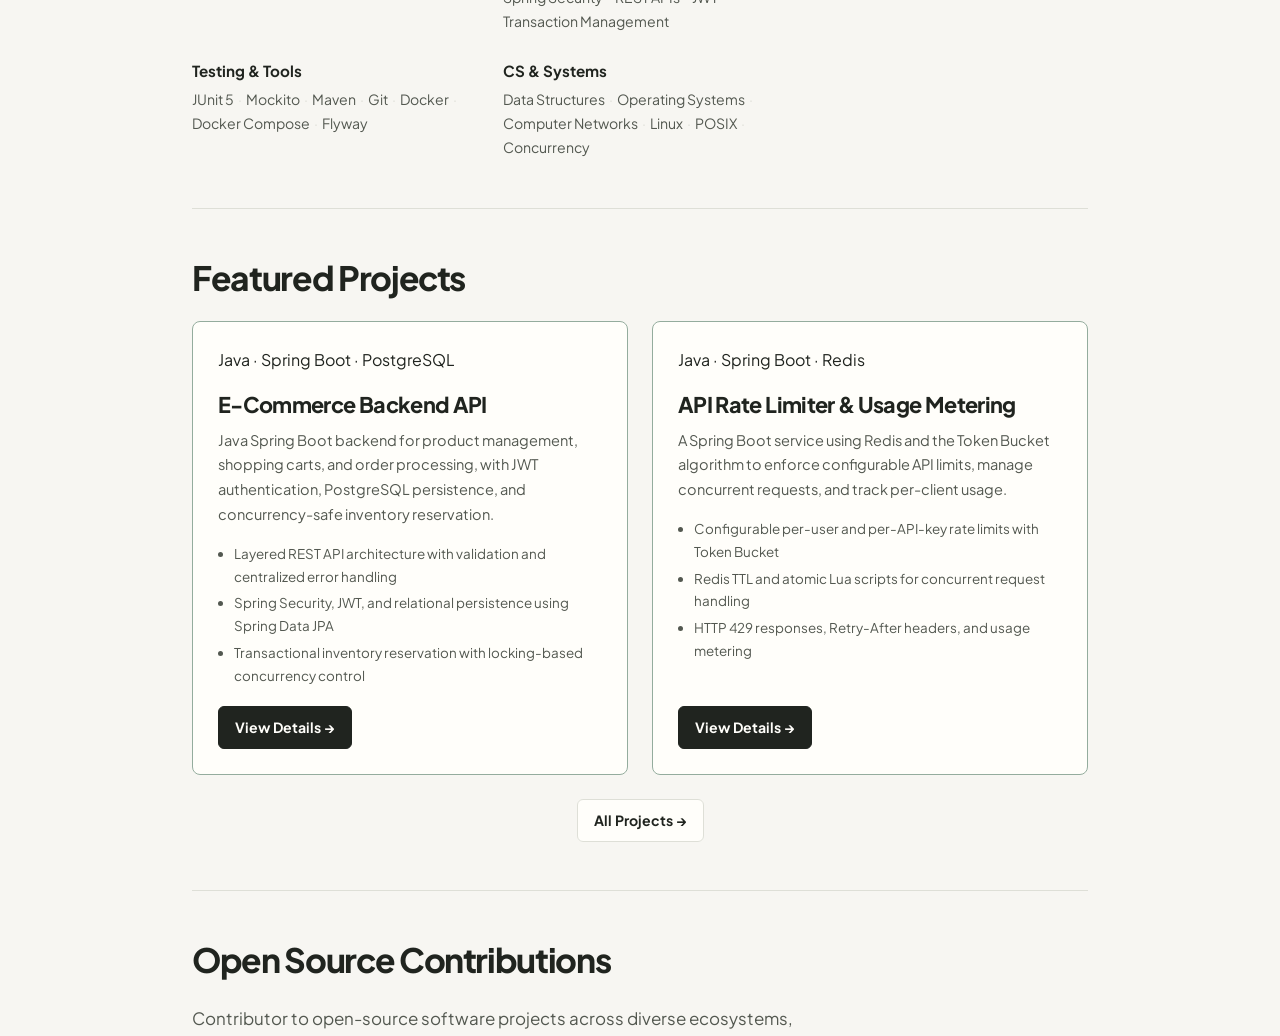
<file: interests.html>
<!DOCTYPE html>
<html lang="en">
<head>
    <meta charset="UTF-8">
    <meta name="viewport" content="width=device-width, initial-scale=1.0">
    <title>Redirecting…</title>
    <meta http-equiv="refresh" content="0;url=index.html">
    <link rel="canonical" href="https://shivakar.me">
</head>
<body>
    <p>Redirecting to <a href="index.html">home page</a>…</p>
</body>
</html>
</file>
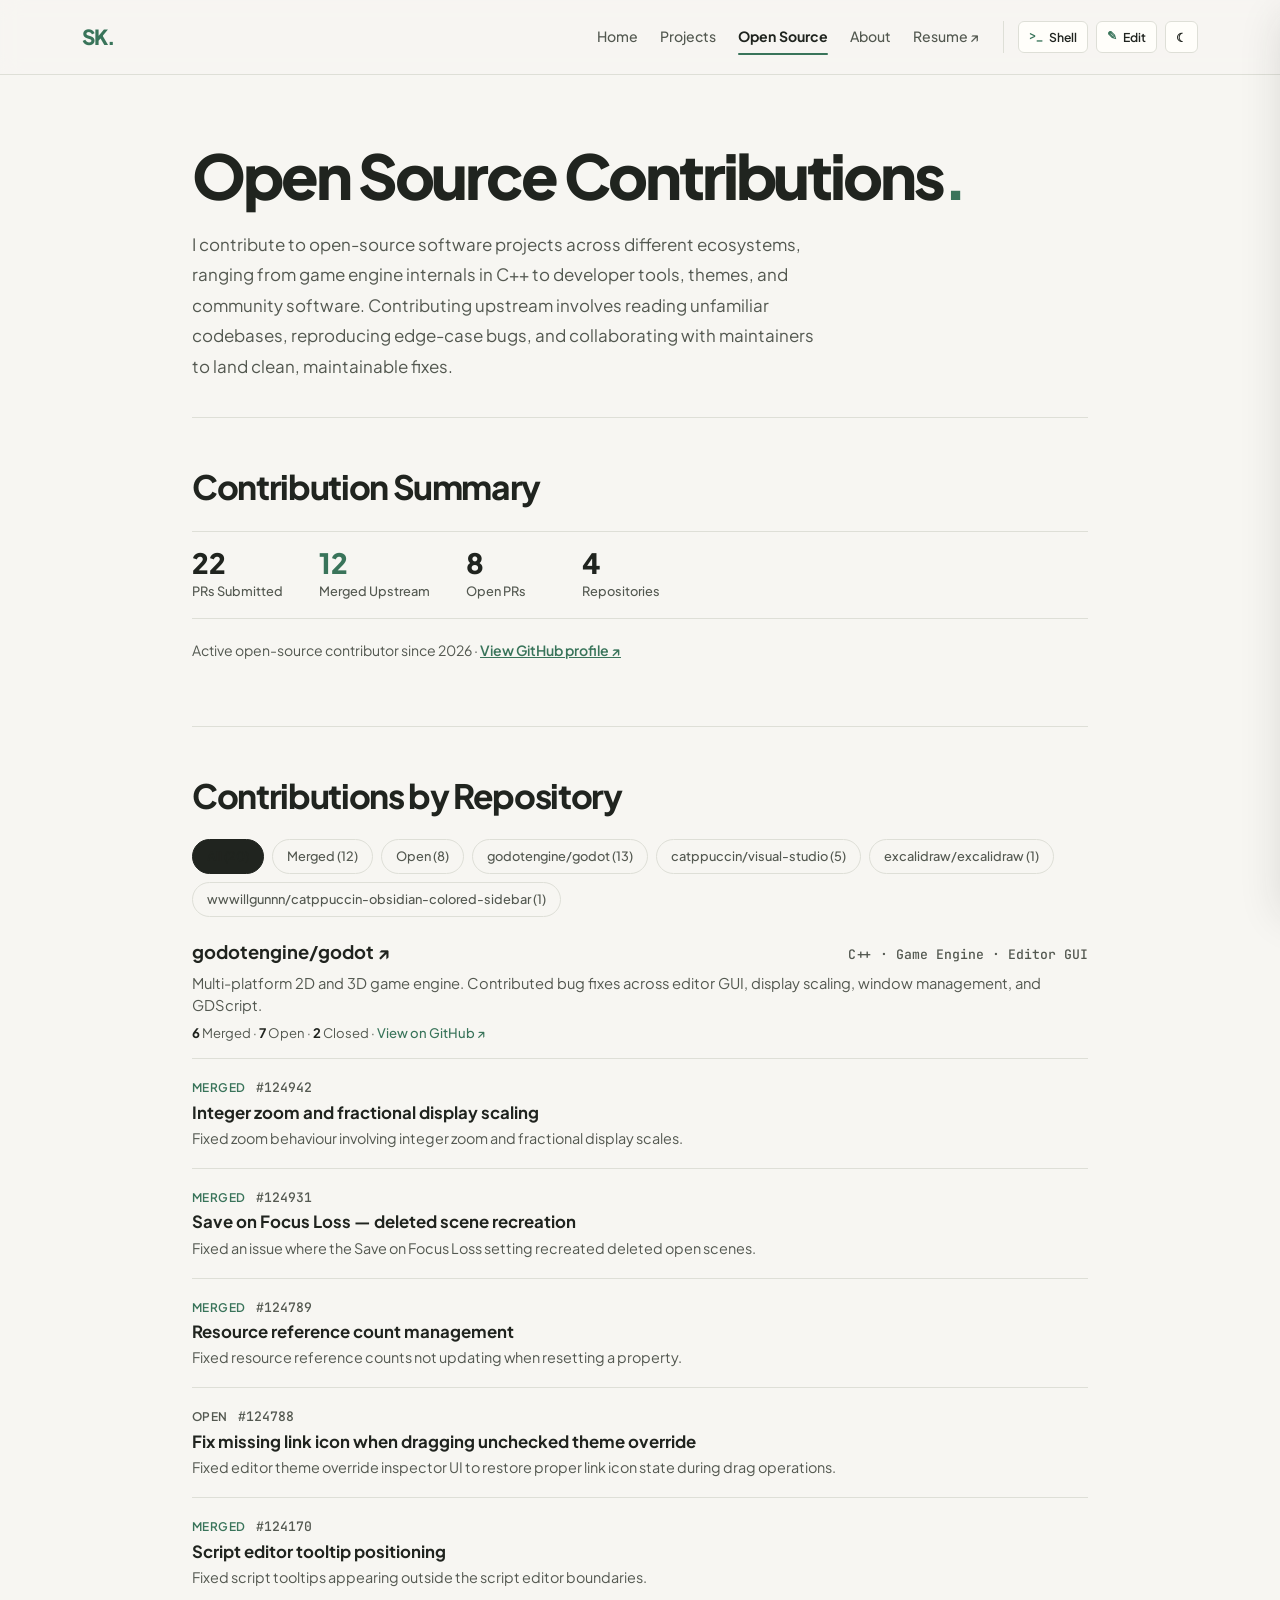
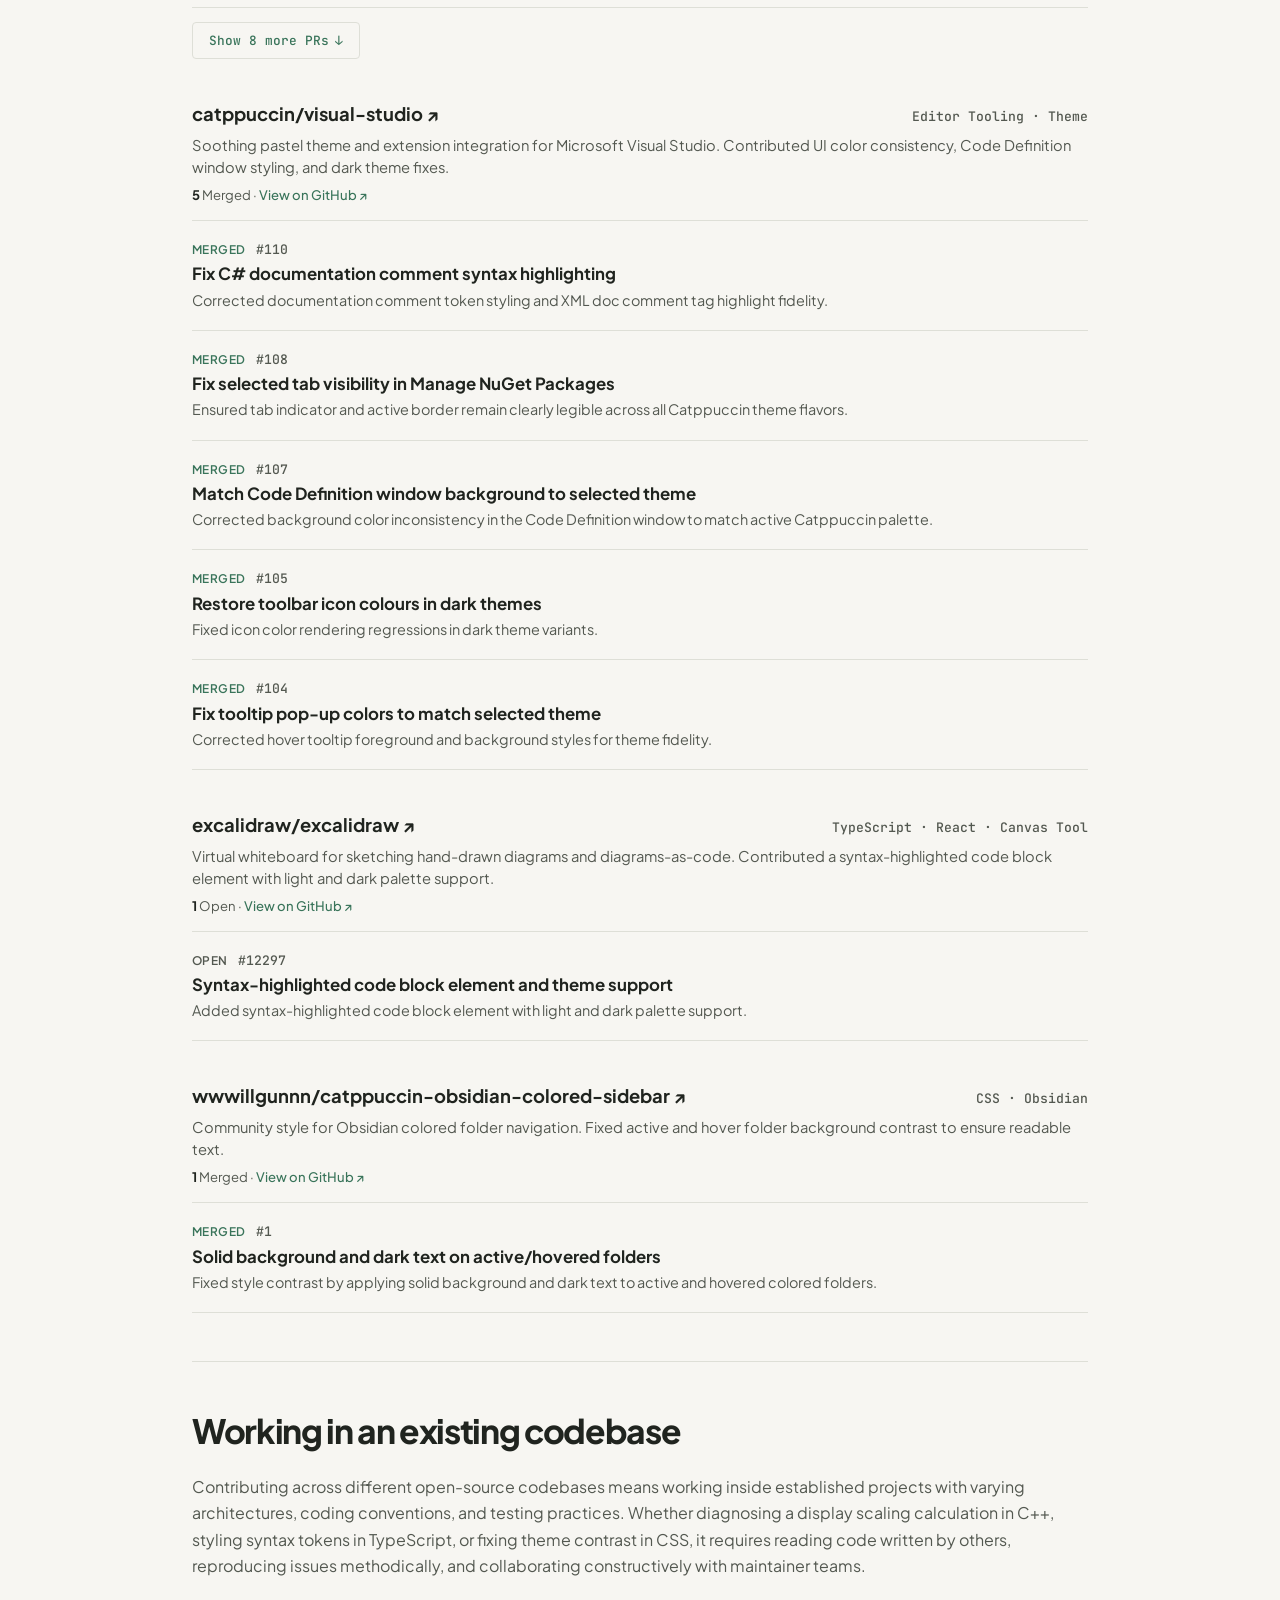
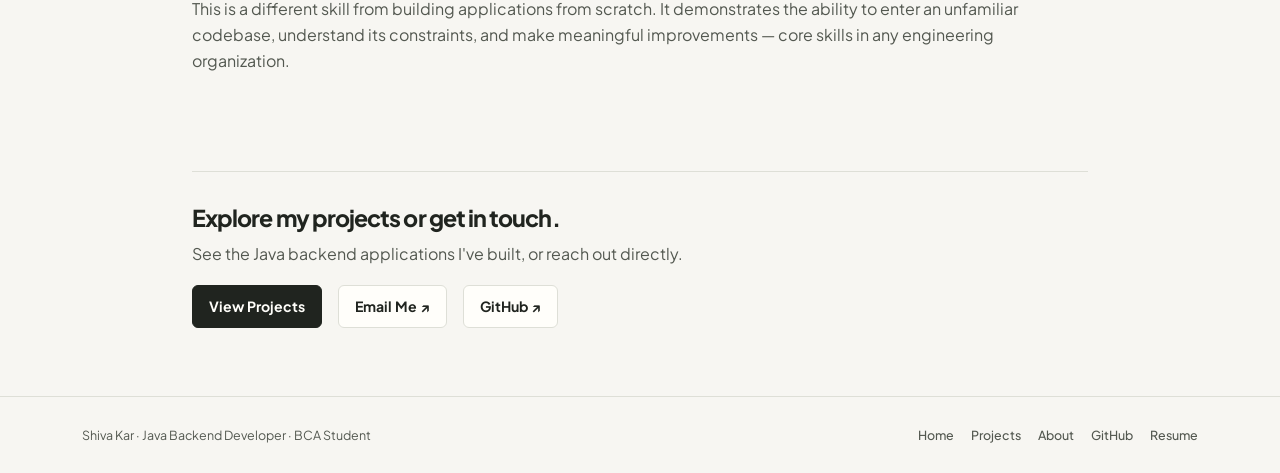
<file: opensource.html>
<!DOCTYPE html>
<html lang="en">
<head>
    <meta charset="UTF-8">
    <meta name="viewport" content="width=device-width, initial-scale=1.0">
    <meta name="description" content="Shiva Kar's open-source contributions across Godot Engine, developer tooling, and community software — 20 PRs submitted, 7 merged upstream, 11 open.">
    <meta name="author" content="Shiva Kar">
    <title>Shiva Kar — Open Source Contributions</title>
    <link rel="canonical" href="https://shivakar.me/opensource.html">
    <meta property="og:title" content="Shiva Kar — Open Source Contributions">
    <meta property="og:description" content="Open-source contributions across Godot Engine, developer tooling, and community software by Shiva Kar.">
    <meta property="og:url" content="https://shivakar.me/opensource.html">
    <meta property="og:type" content="website">
    <meta property="og:site_name" content="Shiva Kar">
    <meta name="twitter:card" content="summary">
    <meta name="twitter:title" content="Shiva Kar — Open Source Contributions">
    <meta name="twitter:description" content="Open-source contributions across Godot Engine, developer tooling, and community software by Shiva Kar.">
    <meta name="theme-color" content="#39745a">
    <link rel="icon" type="image/svg+xml" href="data:image/svg+xml,<svg xmlns='http://www.w3.org/2000/svg' viewBox='0 0 100 100'><rect width='100' height='100' rx='20' fill='%23242923'/><text x='50' y='67' font-family='Arial,sans-serif' font-weight='800' font-size='48' text-anchor='middle' fill='%23fffefa'>SK<tspan fill='%2339745a'>.</tspan></text></svg>">
    <script>
        (function () {
            try {
                var saved = localStorage.getItem("sk_site_theme") || localStorage.getItem("theme");
                var prefersDark = window.matchMedia && window.matchMedia("(prefers-color-scheme: dark)").matches;
                var theme = saved ? saved : (prefersDark ? "dark" : "light");
                if (theme === "dark") document.documentElement.setAttribute("data-theme", "dark");
            } catch (e) {}
        })();
    </script>
    <link href="https://cdn.jsdelivr.net/npm/bootstrap@5.3.8/dist/css/bootstrap.min.css" rel="stylesheet" integrity="sha384-sRIl4kxILFvY47J16cr9ZwB07vP4J8+LH7qKQnuqkuIAvNWLzeN8tE5YBujZqJLB" crossorigin="anonymous">
    <link href="styles.css?v=3.0.0" rel="stylesheet">
    <script src="script.js?v=3.0.0" defer></script>
</head>
<body data-page="opensource">
    <header class="site-header">
        <div class="container header-inner">
            <a class="brand" href="index.html" aria-label="Shiva Kar homepage"><span id="brand-text" data-editable="meta.brand">SK</span><span>.</span></a>
            <button type="button" class="mobile-nav-toggle" id="mobile-nav-toggle" aria-label="Toggle navigation menu" aria-expanded="false">
                <span class="nav-hamburger" aria-hidden="true"></span>
            </button>
            <div class="header-right" id="header-right">
                <nav class="site-nav" aria-label="Main navigation">
                    <a href="index.html">Home</a>
                    <a href="projects.html">Projects</a>
                    <a class="active" href="opensource.html" aria-current="page">Open Source</a>
                    <a href="about.html">About</a>
                    <a href="Shiva_Kar_Resume.pdf?v=3.0.0" target="_blank" rel="noopener noreferrer">Resume ↗</a>
                </nav>
                <div class="header-tools" aria-label="Interactive tools">
                    <button type="button" class="tool-btn" id="open-terminal-btn" aria-haspopup="dialog" aria-expanded="false" title="Open interactive SXSHELL terminal (Ctrl+K)">
                        <span class="mono-icon" aria-hidden="true">&gt;_</span> <span>Shell</span>
                    </button>
                    <button type="button" class="tool-btn" id="open-studio-btn" aria-haspopup="dialog" aria-expanded="false" title="Owner Portfolio Editor (Ctrl+E)">
                        <span class="mono-icon" aria-hidden="true">✎</span> <span>Edit</span>
                    </button>
                    <button type="button" class="tool-btn" id="theme-toggle-btn" aria-label="Toggle color theme" aria-pressed="false" title="Switch light/dark theme">
                        <span id="theme-icon" aria-hidden="true">☾</span>
                    </button>
                </div>
            </div>
        </div>
    </header>

    <main class="container page-content inner-page">
        <section class="page-intro">
            <h1>Open Source Contributions<span class="accent-text">.</span></h1>
            <p class="intro">I contribute to open-source software projects across different ecosystems, ranging from game engine internals in C++ to developer tools, themes, and community software. Contributing upstream involves reading unfamiliar codebases, reproducing edge-case bugs, and collaborating with maintainers to land clean, maintainable fixes.</p>
        </section>

        <!-- Contribution Stats -->
        <section class="section-block" aria-labelledby="oss-stats-title">
            <div class="section-heading">
                <h2 id="oss-stats-title">Contribution Summary</h2>
            </div>
            <div class="oss-stats-bar oss-stats-bar-large">
                <div class="oss-stat">
                    <span class="oss-stat-number">22</span>
                    <span class="oss-stat-label">PRs Submitted</span>
                </div>
                <div class="oss-stat oss-stat-merged">
                    <span class="oss-stat-number">12</span>
                    <span class="oss-stat-label">Merged Upstream</span>
                </div>
                <div class="oss-stat">
                    <span class="oss-stat-number">8</span>
                    <span class="oss-stat-label">Open PRs</span>
                </div>
                <div class="oss-stat">
                    <span class="oss-stat-number">4</span>
                    <span class="oss-stat-label">Repositories</span>
                </div>
            </div>
            <p style="margin-top:16px;font-size:0.88rem;color:var(--muted);">
                Active open-source contributor since 2026 ·
                <a href="https://github.com/shiva-kar" target="_blank" rel="noopener noreferrer" style="color:var(--accent);font-weight:600;">View GitHub profile ↗</a>
            </p>
        </section>

        <!-- Contributions by Repository -->
        <section class="section-block" aria-labelledby="selected-prs-title">
            <div class="section-heading">
                <h2 id="selected-prs-title">Contributions by Repository</h2>
            </div>

            <div class="oss-filter-bar" id="oss-filter-bar" role="toolbar" aria-label="Filter pull requests">
                <button type="button" class="oss-filter-btn active" data-filter="all">All (22)</button>
                <button type="button" class="oss-filter-btn" data-filter="merged">Merged (12)</button>
                <button type="button" class="oss-filter-btn" data-filter="open">Open (8)</button>
                <button type="button" class="oss-filter-btn" data-filter="repo:godotengine/godot">godotengine/godot (13)</button>
                <button type="button" class="oss-filter-btn" data-filter="repo:catppuccin/visual-studio">catppuccin/visual-studio (5)</button>
                <button type="button" class="oss-filter-btn" data-filter="repo:excalidraw/excalidraw">excalidraw/excalidraw (1)</button>
                <button type="button" class="oss-filter-btn" data-filter="repo:wwwillgunnn/catppuccin-obsidian-colored-sidebar">catppuccin-obsidian-colored-sidebar (1)</button>
            </div>

            <div id="oss-repos-container">
                <!-- Repository 1: godotengine/godot -->
                <div class="oss-repo-group" data-repo="godotengine/godot">
                    <div class="oss-repo-header">
                        <div class="oss-repo-title-row">
                            <h3 class="oss-repo-name">
                                <a href="https://github.com/godotengine/godot" target="_blank" rel="noopener noreferrer">godotengine/godot ↗</a>
                            </h3>
                            <span class="oss-repo-tech">C++ · Game Engine &amp; Editor</span>
                        </div>
                        <p class="oss-repo-desc">Multi-platform 2D and 3D game engine. Contributed bug fixes across editor GUI, window management, display scaling calculations, and GDScript.</p>
                        <div class="oss-repo-stats">
                            <span><strong>6</strong> Merged</span> · <span><strong>7</strong> Open</span> · <span><strong>2</strong> Closed</span> ·
                            <a href="https://github.com/godotengine/godot/pulls?q=is%3Apr+author%3Ashiva-kar" target="_blank" rel="noopener noreferrer">View all on GitHub ↗</a>
                        </div>
                    </div>

                    <div class="pr-list">
                        <article class="pr-card pr-merged">
                            <div class="pr-card-header">
                                <span class="pr-status-badge pr-badge-merged">Merged</span>
                                <a href="https://github.com/godotengine/godot/pull/124942" target="_blank" rel="noopener noreferrer" class="pr-number">#124942</a>
                            </div>
                            <h3 class="pr-title">Integer zoom and fractional display scaling</h3>
                            <p class="pr-desc">Fixed zoom behaviour involving integer zoom and fractional display scales.</p>
                        </article>

                        <article class="pr-card pr-merged">
                            <div class="pr-card-header">
                                <span class="pr-status-badge pr-badge-merged">Merged</span>
                                <a href="https://github.com/godotengine/godot/pull/124931" target="_blank" rel="noopener noreferrer" class="pr-number">#124931</a>
                            </div>
                            <h3 class="pr-title">Save on Focus Loss — deleted scene recreation</h3>
                            <p class="pr-desc">Fixed an issue where the Save on Focus Loss setting recreated deleted open scenes.</p>
                        </article>

                        <article class="pr-card pr-merged">
                            <div class="pr-card-header">
                                <span class="pr-status-badge pr-badge-merged">Merged</span>
                                <a href="https://github.com/godotengine/godot/pull/124789" target="_blank" rel="noopener noreferrer" class="pr-number">#124789</a>
                            </div>
                            <h3 class="pr-title">Resource reference count management</h3>
                            <p class="pr-desc">Fixed resource reference counts not updating when resetting a property.</p>
                        </article>

                        <article class="pr-card pr-merged">
                            <div class="pr-card-header">
                                <span class="pr-status-badge pr-badge-merged">Merged</span>
                                <a href="https://github.com/godotengine/godot/pull/124170" target="_blank" rel="noopener noreferrer" class="pr-number">#124170</a>
                            </div>
                            <h3 class="pr-title">Script editor tooltip positioning</h3>
                            <p class="pr-desc">Fixed script tooltips appearing outside the script editor boundaries.</p>
                        </article>

                        <article class="pr-card pr-merged">
                            <div class="pr-card-header">
                                <span class="pr-status-badge pr-badge-merged">Merged</span>
                                <a href="https://github.com/godotengine/godot/pull/124054" target="_blank" rel="noopener noreferrer" class="pr-number">#124054</a>
                            </div>
                            <h3 class="pr-title">Tooltip text interaction</h3>
                            <p class="pr-desc">Disabled text selection in diagnostic tooltips to prevent unintended interaction.</p>
                        </article>

                        <div class="oss-collapsed-prs" id="collapse-godot" hidden>
                            <article class="pr-card pr-merged">
                                <div class="pr-card-header">
                                    <span class="pr-status-badge pr-badge-merged">Merged</span>
                                    <a href="https://github.com/godotengine/godot/pull/123035" target="_blank" rel="noopener noreferrer" class="pr-number">#123035</a>
                                </div>
                                <h3 class="pr-title">Web Editor file deletion</h3>
                                <p class="pr-desc">Fixed a file-deletion error in the Web Editor.</p>
                            </article>

                            <article class="pr-card pr-open">
                                <div class="pr-card-header">
                                    <span class="pr-status-badge pr-badge-open">Open</span>
                                    <a href="https://github.com/godotengine/godot/pull/123310" target="_blank" rel="noopener noreferrer" class="pr-number">#123310</a>
                                </div>
                                <h3 class="pr-title">Diagnostic tooltip restructuring and severity icons</h3>
                                <p class="pr-desc">Proposed a revision for diagnostic tooltips: moved row construction into a dedicated class and added severity hover icons.</p>
                            </article>

                            <article class="pr-card pr-open">
                                <div class="pr-card-header">
                                    <span class="pr-status-badge pr-badge-open">Open</span>
                                    <a href="https://github.com/godotengine/godot/pull/123621" target="_blank" rel="noopener noreferrer" class="pr-number">#123621</a>
                                </div>
                                <h3 class="pr-title">Always-on-top propagation for transient windows</h3>
                                <p class="pr-desc">Ensured window flag propagation correctly applies to non-exclusive transient child windows.</p>
                            </article>

                            <article class="pr-card pr-open">
                                <div class="pr-card-header">
                                    <span class="pr-status-badge pr-badge-open">Open</span>
                                    <a href="https://github.com/godotengine/godot/pull/124788" target="_blank" rel="noopener noreferrer" class="pr-number">#124788</a>
                                </div>
                                <h3 class="pr-title">Theme override inspector link icon drag state</h3>
                                <p class="pr-desc">Fixed editor theme override inspector UI to restore proper link icon state during drag operations.</p>
                            </article>

                            <article class="pr-card pr-open">
                                <div class="pr-card-header">
                                    <span class="pr-status-badge pr-badge-open">Open</span>
                                    <a href="https://github.com/godotengine/godot/pull/124071" target="_blank" rel="noopener noreferrer" class="pr-number">#124071</a>
                                </div>
                                <h3 class="pr-title">Tree multi-selection Ctrl+click deselect fix</h3>
                                <p class="pr-desc">Corrected multi-selection behavior in Tree UI nodes to prevent unwanted item deselection on drag.</p>
                            </article>

                            <article class="pr-card pr-open">
                                <div class="pr-card-header">
                                    <span class="pr-status-badge pr-badge-open">Open</span>
                                    <a href="https://github.com/godotengine/godot/pull/124060" target="_blank" rel="noopener noreferrer" class="pr-number">#124060</a>
                                </div>
                                <h3 class="pr-title">GDScript autocomplete after func and static keywords</h3>
                                <p class="pr-desc">Resolved autocomplete suggestion issues in the GDScript parser following function and static definitions.</p>
                            </article>

                            <article class="pr-card pr-open">
                                <div class="pr-card-header">
                                    <span class="pr-status-badge pr-badge-open">Open</span>
                                    <a href="https://github.com/godotengine/godot/pull/123105" target="_blank" rel="noopener noreferrer" class="pr-number">#123105</a>
                                </div>
                                <h3 class="pr-title">Awaited coroutines during embedded game suspension</h3>
                                <p class="pr-desc">Prevented coroutine execution leaks when suspending an embedded game instance in editor.</p>
                            </article>

                            <article class="pr-card pr-open">
                                <div class="pr-card-header">
                                    <span class="pr-status-badge pr-badge-open">Open</span>
                                    <a href="https://github.com/godotengine/godot/pull/123045" target="_blank" rel="noopener noreferrer" class="pr-number">#123045</a>
                                </div>
                                <h3 class="pr-title">Script state cache sync on global class changes</h3>
                                <p class="pr-desc">Fixed cache synchronization in the script editor when modifying global script classes.</p>
                            </article>
                        </div>
                    </div>
                    <div class="oss-expand-wrapper">
                        <button type="button" class="oss-expand-btn" data-target="collapse-godot" data-count="8" aria-expanded="false">
                            <span>Show 8 more Godot Engine PRs</span>
                            <span class="oss-expand-icon">↓</span>
                        </button>
                    </div>
                </div>

                <!-- Repository 2: catppuccin/visual-studio -->
                <div class="oss-repo-group" data-repo="catppuccin/visual-studio">
                    <div class="oss-repo-header">
                        <div class="oss-repo-title-row">
                            <h3 class="oss-repo-name">
                                <a href="https://github.com/catppuccin/visual-studio" target="_blank" rel="noopener noreferrer">catppuccin/visual-studio ↗</a>
                            </h3>
                            <span class="oss-repo-tech">C# / XML · Theme &amp; Tooling</span>
                        </div>
                        <p class="oss-repo-desc">Soothing pastel theme and extension integration for Microsoft Visual Studio. Contributed UI color consistency, Code Definition window styling, and dark theme fixes.</p>
                        <div class="oss-repo-stats">
                            <span><strong>5</strong> Merged Upstream</span> ·
                            <a href="https://github.com/catppuccin/visual-studio/pulls?q=is%3Apr+author%3Ashiva-kar" target="_blank" rel="noopener noreferrer">View on GitHub ↗</a>
                        </div>
                    </div>

                    <div class="pr-list">
                        <article class="pr-card pr-merged">
                            <div class="pr-card-header">
                                <span class="pr-status-badge pr-badge-merged">Merged</span>
                                <a href="https://github.com/catppuccin/visual-studio/pull/110" target="_blank" rel="noopener noreferrer" class="pr-number">#110</a>
                            </div>
                            <h3 class="pr-title">Fix C# documentation comment syntax highlighting</h3>
                            <p class="pr-desc">Corrected documentation comment token styling and XML doc comment tag highlight fidelity.</p>
                        </article>

                        <article class="pr-card pr-merged">
                            <div class="pr-card-header">
                                <span class="pr-status-badge pr-badge-merged">Merged</span>
                                <a href="https://github.com/catppuccin/visual-studio/pull/108" target="_blank" rel="noopener noreferrer" class="pr-number">#108</a>
                            </div>
                            <h3 class="pr-title">Fix selected tab visibility in Manage NuGet Packages</h3>
                            <p class="pr-desc">Ensured tab indicator and active border remain clearly legible across all Catppuccin theme flavors.</p>
                        </article>

                        <article class="pr-card pr-merged">
                            <div class="pr-card-header">
                                <span class="pr-status-badge pr-badge-merged">Merged</span>
                                <a href="https://github.com/catppuccin/visual-studio/pull/107" target="_blank" rel="noopener noreferrer" class="pr-number">#107</a>
                            </div>
                            <h3 class="pr-title">Match Code Definition window background to selected theme</h3>
                            <p class="pr-desc">Corrected background color inconsistency in the Code Definition window to match active Catppuccin palette.</p>
                        </article>

                        <article class="pr-card pr-merged">
                            <div class="pr-card-header">
                                <span class="pr-status-badge pr-badge-merged">Merged</span>
                                <a href="https://github.com/catppuccin/visual-studio/pull/105" target="_blank" rel="noopener noreferrer" class="pr-number">#105</a>
                            </div>
                            <h3 class="pr-title">Restore toolbar icon colours in dark themes</h3>
                            <p class="pr-desc">Fixed icon color rendering regressions in dark theme variants.</p>
                        </article>

                        <article class="pr-card pr-merged">
                            <div class="pr-card-header">
                                <span class="pr-status-badge pr-badge-merged">Merged</span>
                                <a href="https://github.com/catppuccin/visual-studio/pull/104" target="_blank" rel="noopener noreferrer" class="pr-number">#104</a>
                            </div>
                            <h3 class="pr-title">Fix tooltip pop-up colors to match selected theme</h3>
                            <p class="pr-desc">Corrected hover tooltip foreground and background styles for theme fidelity.</p>
                        </article>
                    </div>
                </div>

                <!-- Repository 3: excalidraw/excalidraw -->
                <div class="oss-repo-group" data-repo="excalidraw/excalidraw">
                    <div class="oss-repo-header">
                        <div class="oss-repo-title-row">
                            <h3 class="oss-repo-name">
                                <a href="https://github.com/excalidraw/excalidraw" target="_blank" rel="noopener noreferrer">excalidraw/excalidraw ↗</a>
                            </h3>
                            <span class="oss-repo-tech">TypeScript / React · Canvas Tool</span>
                        </div>
                        <p class="oss-repo-desc">Virtual whiteboard for sketching hand-drawn diagrams and diagrams-as-code. Contributed a syntax-highlighted code block element with light and dark palette support.</p>
                        <div class="oss-repo-stats">
                            <span><strong>1</strong> Open Pull Request</span> ·
                            <a href="https://github.com/excalidraw/excalidraw/pulls?q=is%3Apr+author%3Ashiva-kar" target="_blank" rel="noopener noreferrer">View on GitHub ↗</a>
                        </div>
                    </div>

                    <div class="pr-list">
                        <article class="pr-card pr-open">
                            <div class="pr-card-header">
                                <span class="pr-status-badge pr-badge-open">Open</span>
                                <a href="https://github.com/excalidraw/excalidraw/pull/12297" target="_blank" rel="noopener noreferrer" class="pr-number">#12297</a>
                            </div>
                            <h3 class="pr-title">Syntax-highlighted code block element and theme support</h3>
                            <p class="pr-desc">Added syntax-highlighted code block element with light and dark palette support for developer diagramming.</p>
                        </article>
                    </div>
                </div>

                <!-- Repository 4: wwwillgunnn/catppuccin-obsidian-colored-sidebar -->
                <div class="oss-repo-group" data-repo="wwwillgunnn/catppuccin-obsidian-colored-sidebar">
                    <div class="oss-repo-header">
                        <div class="oss-repo-title-row">
                            <h3 class="oss-repo-name">
                                <a href="https://github.com/wwwillgunnn/catppuccin-obsidian-colored-sidebar" target="_blank" rel="noopener noreferrer">wwwillgunnn/catppuccin-obsidian-colored-sidebar ↗</a>
                            </h3>
                            <span class="oss-repo-tech">CSS · Obsidian Plugin</span>
                        </div>
                        <p class="oss-repo-desc">Community style for Obsidian colored folder navigation. Fixed active and hover folder background contrast to ensure readable text.</p>
                        <div class="oss-repo-stats">
                            <span><strong>1</strong> Merged</span> ·
                            <a href="https://github.com/wwwillgunnn/catppuccin-obsidian-colored-sidebar/pulls?q=is%3Apr+author%3Ashiva-kar" target="_blank" rel="noopener noreferrer">View on GitHub ↗</a>
                        </div>
                    </div>

                    <div class="pr-list">
                        <article class="pr-card pr-merged">
                            <div class="pr-card-header">
                                <span class="pr-status-badge pr-badge-merged">Merged</span>
                                <a href="https://github.com/wwwillgunnn/catppuccin-obsidian-colored-sidebar/pull/1" target="_blank" rel="noopener noreferrer" class="pr-number">#1</a>
                            </div>
                            <h3 class="pr-title">Solid background and dark text on active/hovered folders</h3>
                            <p class="pr-desc">Fixed style contrast by applying solid background and dark text to active and hovered colored folders.</p>
                        </article>
                    </div>
                </div>
            </div>
        </section>

        <!-- Why This Matters -->
        <section class="section-block" aria-labelledby="oss-why-title">
            <div class="section-heading">
                <h2 id="oss-why-title">Working in an existing codebase</h2>
            </div>
            <div class="about-copy">
                <p>Contributing across different open-source codebases means working inside established projects with varying architectures, coding conventions, and testing practices. Whether diagnosing a display scaling calculation in C++, styling syntax tokens in TypeScript, or fixing theme contrast in CSS, it requires reading code written by others, reproducing issues methodically, and collaborating constructively with maintainer teams.</p>
                <p>This is a different skill from building applications from scratch. It demonstrates the ability to enter an unfamiliar codebase, understand its constraints, and make meaningful improvements — core skills in any engineering organization.</p>
            </div>
        </section>

        <section class="simple-cta">
            <h2>Explore my projects or get in touch.</h2>
            <p>See the Java backend applications I've built, or reach out directly.</p>
            <div class="cta-links">
                <a class="btn btn-dark" href="projects.html">View Projects</a>
                <a class="btn btn-outline-dark" href="mailto:sksmarttech48@gmail.com">Email Me ↗</a>
                <a class="btn btn-outline-dark" href="https://github.com/shiva-kar" target="_blank" rel="noopener noreferrer">GitHub ↗</a>
            </div>
        </section>
    </main>

    <footer class="site-footer">
        <div class="container footer-inner">
            <p>Shiva Kar · Java Backend Developer · BCA Student</p>
            <div class="footer-links">
                <a href="index.html">Home</a>
                <a href="projects.html">Projects</a>
                <a href="about.html">About</a>
                <a href="https://github.com/shiva-kar" target="_blank" rel="noopener noreferrer">GitHub</a>
                <a href="Shiva_Kar_Resume.pdf?v=3.0.0" target="_blank" rel="noopener noreferrer">Resume</a>
            </div>
        </div>
    </footer>
    <script src="https://cdn.jsdelivr.net/npm/bootstrap@5.3.8/dist/js/bootstrap.bundle.min.js" integrity="sha384-FKyoEForCGlyvwx9Hj09JcYn3nv7wiPVlz7YYwJrWVcXK/BmnVDxM+D2scQbITxI" crossorigin="anonymous"></script>
</body>
</html>
</file>
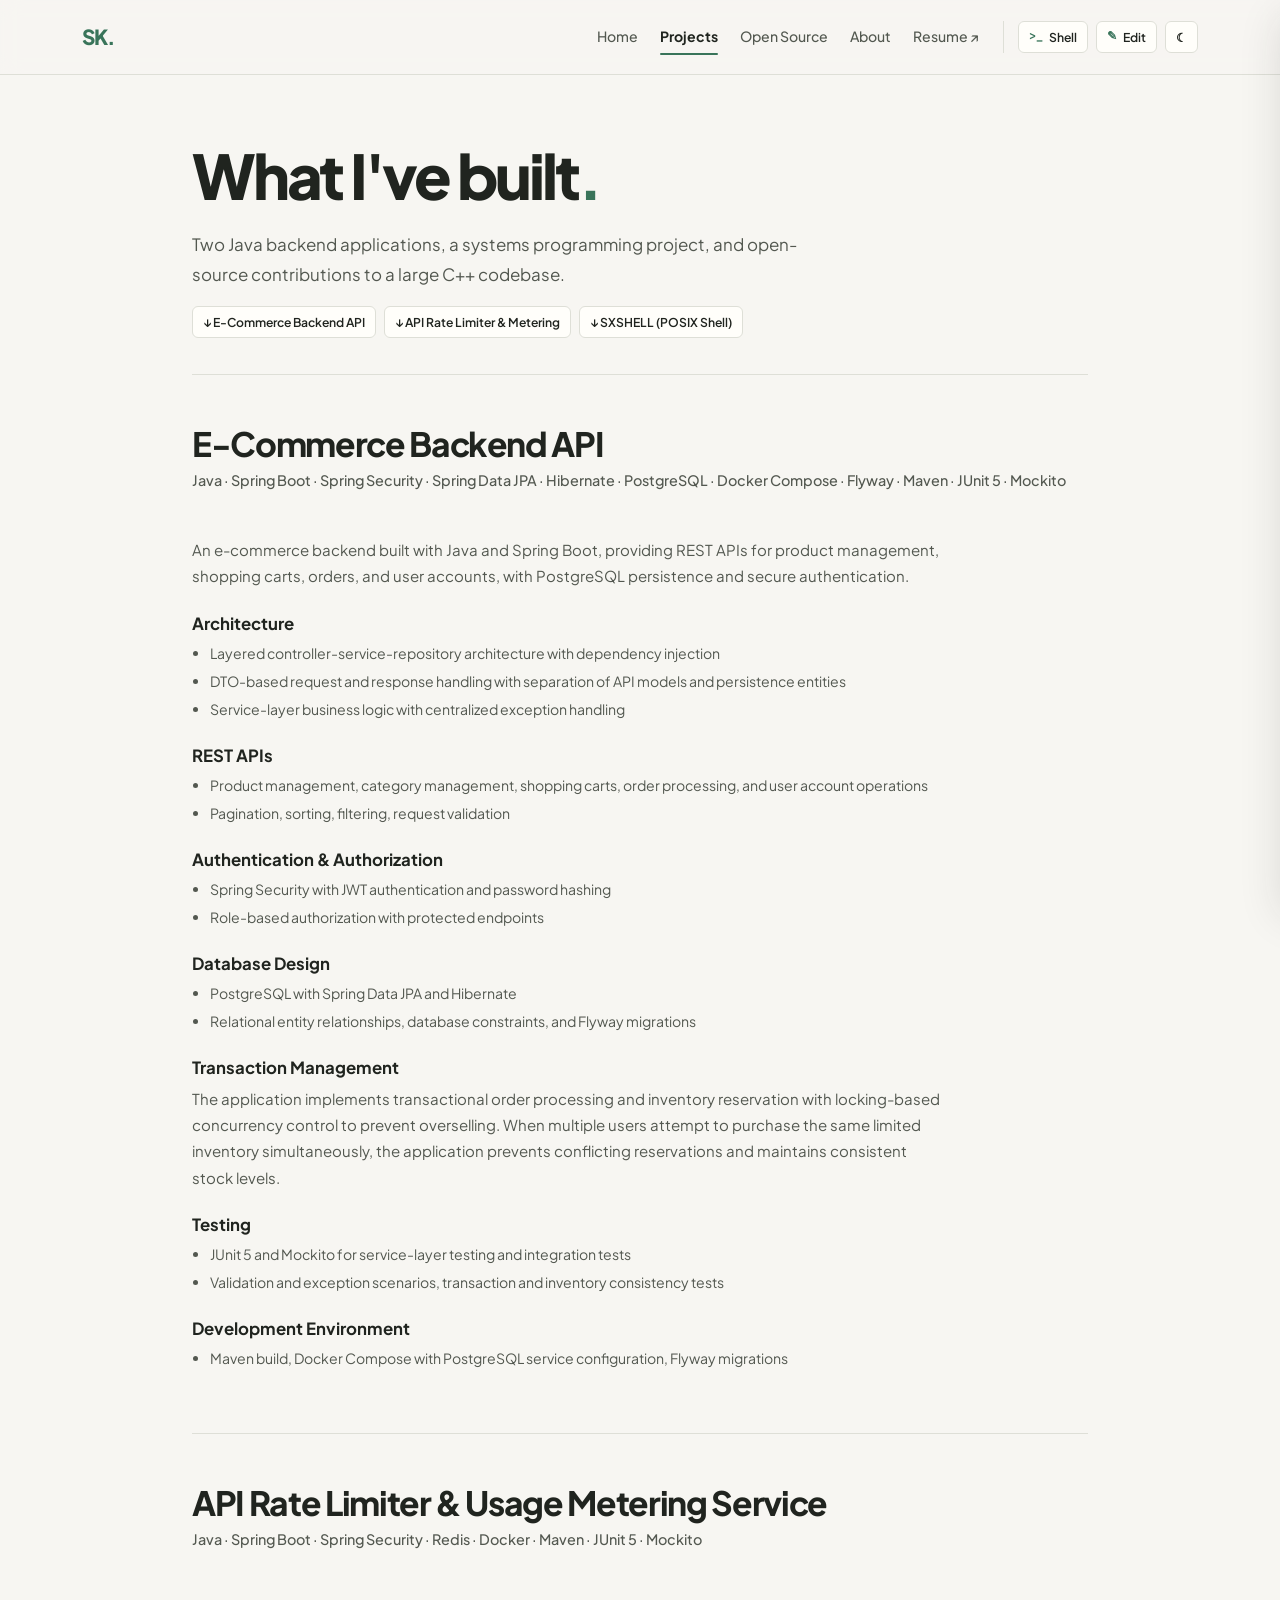
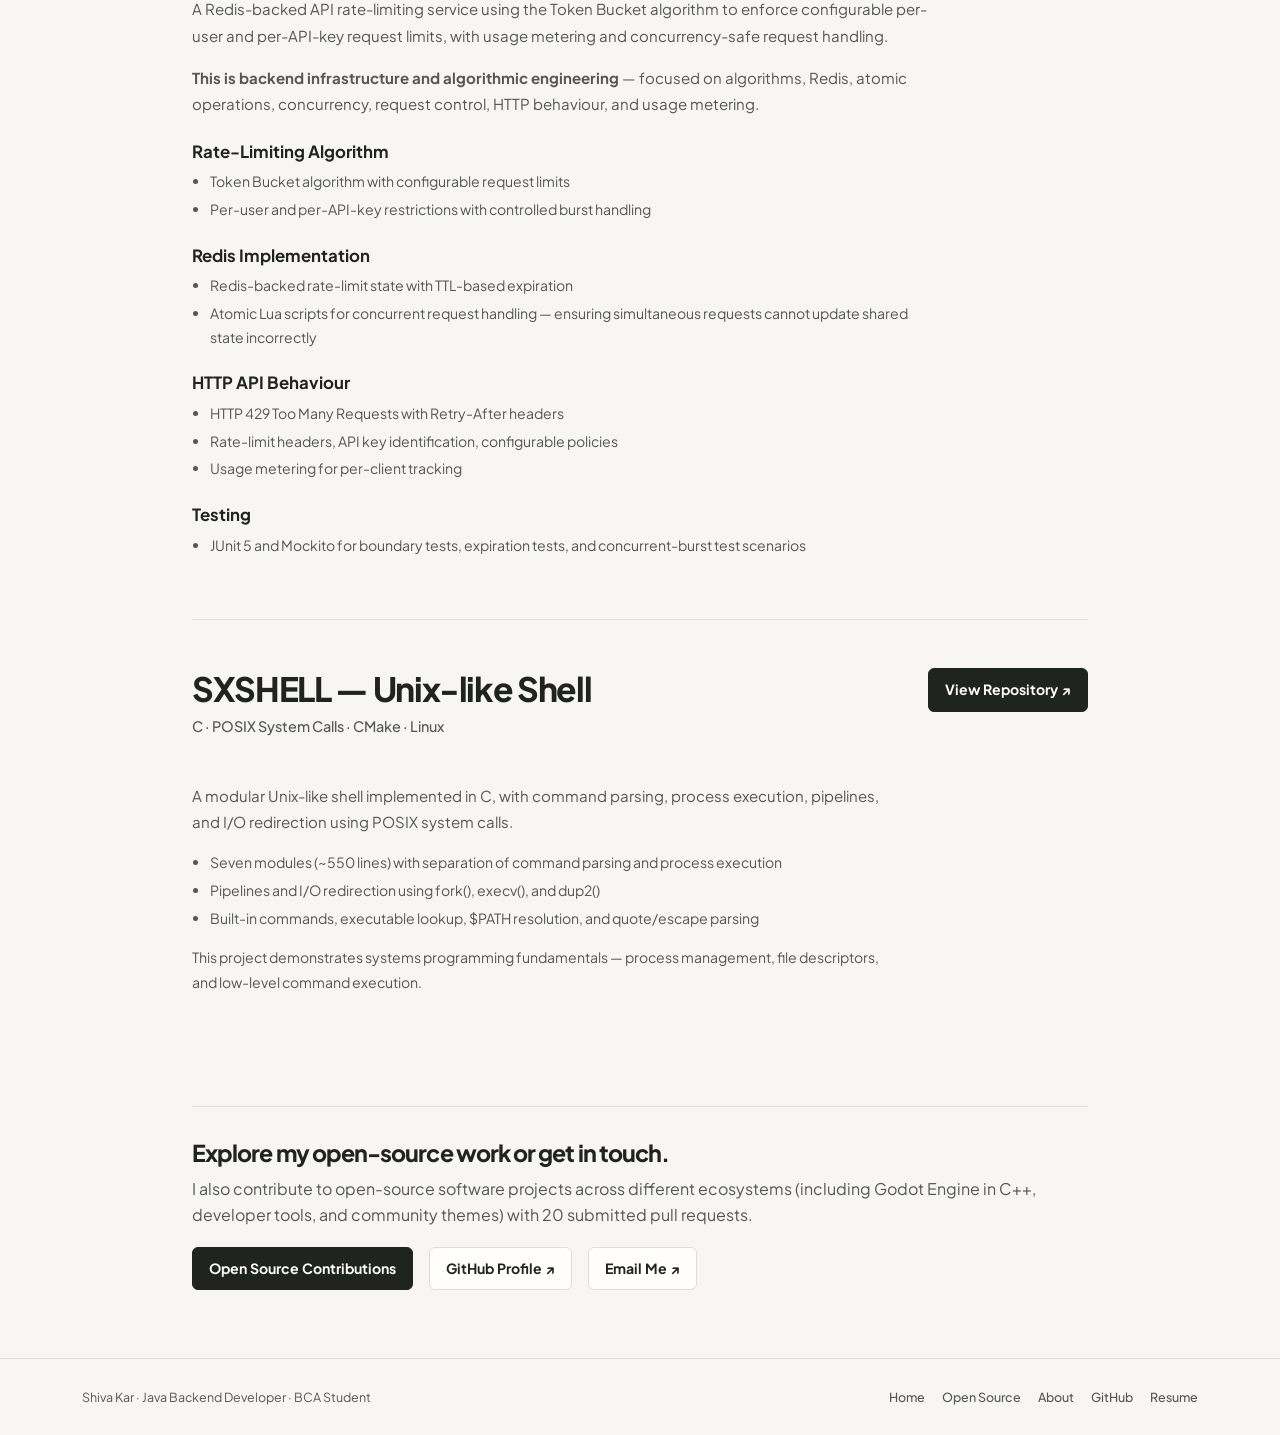
<file: projects.html>
<!DOCTYPE html>
<html lang="en">
<head>
    <meta charset="UTF-8">
    <meta name="viewport" content="width=device-width, initial-scale=1.0">
    <meta name="description" content="Software projects by Shiva Kar — E-Commerce Backend API, API Rate Limiter & Usage Metering Service, and SXSHELL Unix-like Shell.">
    <meta name="author" content="Shiva Kar">
    <title>Shiva Kar — Projects</title>
    <link rel="canonical" href="https://shivakar.me/projects.html">
    <meta name="theme-color" content="#39745a">
    <link rel="icon" type="image/svg+xml" href="data:image/svg+xml,<svg xmlns='http://www.w3.org/2000/svg' viewBox='0 0 100 100'><rect width='100' height='100' rx='20' fill='%23242923'/><text x='50' y='67' font-family='Arial,sans-serif' font-weight='800' font-size='48' text-anchor='middle' fill='%23fffefa'>SK<tspan fill='%2339745a'>.</tspan></text></svg>">
    <script>
        (function () {
            try {
                var saved = localStorage.getItem("sk_site_theme") || localStorage.getItem("theme");
                var prefersDark = window.matchMedia && window.matchMedia("(prefers-color-scheme: dark)").matches;
                var theme = saved ? saved : (prefersDark ? "dark" : "light");
                if (theme === "dark") document.documentElement.setAttribute("data-theme", "dark");
            } catch (e) {}
        })();
    </script>
    <link href="https://cdn.jsdelivr.net/npm/bootstrap@5.3.8/dist/css/bootstrap.min.css" rel="stylesheet" integrity="sha384-sRIl4kxILFvY47J16cr9ZwB07vP4J8+LH7qKQnuqkuIAvNWLzeN8tE5YBujZqJLB" crossorigin="anonymous">
    <link href="styles.css?v=3.0.0" rel="stylesheet">
    <script src="script.js?v=3.0.0" defer></script>
</head>
<body data-page="projects">
    <header class="site-header">
        <div class="container header-inner">
            <a class="brand" href="index.html" aria-label="Shiva Kar homepage"><span id="brand-text" data-editable="meta.brand">SK</span><span>.</span></a>
            <button type="button" class="mobile-nav-toggle" id="mobile-nav-toggle" aria-label="Toggle navigation menu" aria-expanded="false">
                <span class="nav-hamburger" aria-hidden="true"></span>
            </button>
            <div class="header-right" id="header-right">
                <nav class="site-nav" aria-label="Main navigation">
                    <a href="index.html">Home</a>
                    <a class="active" href="projects.html" aria-current="page">Projects</a>
                    <a href="opensource.html">Open Source</a>
                    <a href="about.html">About</a>
                    <a href="Shiva_Kar_Resume.pdf?v=3.0.0" target="_blank" rel="noopener noreferrer">Resume ↗</a>
                </nav>
                <div class="header-tools" aria-label="Interactive tools">
                    <button type="button" class="tool-btn" id="open-terminal-btn" aria-haspopup="dialog" aria-expanded="false" title="Open interactive SXSHELL terminal (Ctrl+K)">
                        <span class="mono-icon" aria-hidden="true">&gt;_</span> <span>Shell</span>
                    </button>
                    <button type="button" class="tool-btn" id="open-studio-btn" aria-haspopup="dialog" aria-expanded="false" title="Owner Portfolio Editor (Ctrl+E)">
                        <span class="mono-icon" aria-hidden="true">✎</span> <span>Edit</span>
                    </button>
                    <button type="button" class="tool-btn" id="theme-toggle-btn" aria-label="Toggle color theme" aria-pressed="false" title="Switch light/dark theme">
                        <span id="theme-icon" aria-hidden="true">☾</span>
                    </button>
                </div>
            </div>
        </div>
    </header>

    <main class="container page-content inner-page">
        <section class="page-intro">
            <h1><span id="projects-title">What I've built</span><span class="accent-text">.</span></h1>
            <p class="intro" id="projects-intro">Two Java backend applications, a systems programming project, and open-source contributions to a large C++ codebase.</p>
            <div class="project-jump-bar" style="margin-top:16px;display:flex;gap:8px;flex-wrap:wrap;">
                <a class="tool-btn" href="#ecommerce">↓ E-Commerce Backend API</a>
                <a class="tool-btn" href="#ratelimiter">↓ API Rate Limiter &amp; Metering</a>
                <a class="tool-btn" href="#sxshell">↓ SXSHELL (POSIX Shell)</a>
            </div>
        </section>

        <!-- E-Commerce Backend API -->
        <section class="section-block project-detail" id="ecommerce" aria-labelledby="ecommerce-title">
            <div class="project-detail-header">
                <div>
                    <h2 id="ecommerce-title">E-Commerce Backend API</h2>
                    <p class="project-tech-line">Java · Spring Boot · Spring Security · Spring Data JPA · Hibernate · PostgreSQL · Docker Compose · Flyway · Maven · JUnit 5 · Mockito</p>
                </div>
            </div>

            <div class="project-detail-body">
                <p>An e-commerce backend built with Java and Spring Boot, providing REST APIs for product management, shopping carts, orders, and user accounts, with PostgreSQL persistence and secure authentication.</p>

                <h3>Architecture</h3>
                <ul>
                    <li>Layered controller-service-repository architecture with dependency injection</li>
                    <li>DTO-based request and response handling with separation of API models and persistence entities</li>
                    <li>Service-layer business logic with centralized exception handling</li>
                </ul>

                <h3>REST APIs</h3>
                <ul>
                    <li>Product management, category management, shopping carts, order processing, and user account operations</li>
                    <li>Pagination, sorting, filtering, request validation</li>
                </ul>

                <h3>Authentication &amp; Authorization</h3>
                <ul>
                    <li>Spring Security with JWT authentication and password hashing</li>
                    <li>Role-based authorization with protected endpoints</li>
                </ul>

                <h3>Database Design</h3>
                <ul>
                    <li>PostgreSQL with Spring Data JPA and Hibernate</li>
                    <li>Relational entity relationships, database constraints, and Flyway migrations</li>
                </ul>

                <h3>Transaction Management</h3>
                <p>The application implements transactional order processing and inventory reservation with locking-based concurrency control to prevent overselling. When multiple users attempt to purchase the same limited inventory simultaneously, the application prevents conflicting reservations and maintains consistent stock levels.</p>

                <h3>Testing</h3>
                <ul>
                    <li>JUnit 5 and Mockito for service-layer testing and integration tests</li>
                    <li>Validation and exception scenarios, transaction and inventory consistency tests</li>
                </ul>

                <h3>Development Environment</h3>
                <ul>
                    <li>Maven build, Docker Compose with PostgreSQL service configuration, Flyway migrations</li>
                </ul>
            </div>
        </section>

        <!-- API Rate Limiter -->
        <section class="section-block project-detail" id="ratelimiter" aria-labelledby="ratelimiter-title">
            <div class="project-detail-header">
                <div>
                    <h2 id="ratelimiter-title">API Rate Limiter &amp; Usage Metering Service</h2>
                    <p class="project-tech-line">Java · Spring Boot · Spring Security · Redis · Docker · Maven · JUnit 5 · Mockito</p>
                </div>
            </div>

            <div class="project-detail-body">
                <p>A Redis-backed API rate-limiting service using the Token Bucket algorithm to enforce configurable per-user and per-API-key request limits, with usage metering and concurrency-safe request handling.</p>
                <p><strong>This is backend infrastructure and algorithmic engineering</strong> — focused on algorithms, Redis, atomic operations, concurrency, request control, HTTP behaviour, and usage metering.</p>

                <h3>Rate-Limiting Algorithm</h3>
                <ul>
                    <li>Token Bucket algorithm with configurable request limits</li>
                    <li>Per-user and per-API-key restrictions with controlled burst handling</li>
                </ul>

                <h3>Redis Implementation</h3>
                <ul>
                    <li>Redis-backed rate-limit state with TTL-based expiration</li>
                    <li>Atomic Lua scripts for concurrent request handling — ensuring simultaneous requests cannot update shared state incorrectly</li>
                </ul>

                <h3>HTTP API Behaviour</h3>
                <ul>
                    <li>HTTP 429 Too Many Requests with Retry-After headers</li>
                    <li>Rate-limit headers, API key identification, configurable policies</li>
                    <li>Usage metering for per-client tracking</li>
                </ul>

                <h3>Testing</h3>
                <ul>
                    <li>JUnit 5 and Mockito for boundary tests, expiration tests, and concurrent-burst test scenarios</li>
                </ul>
            </div>
        </section>

        <!-- SXSHELL -->
        <section class="section-block project-detail project-detail-compact" id="sxshell" aria-labelledby="sxshell-title">
            <div class="project-detail-header">
                <div>
                    <h2 id="sxshell-title">SXSHELL — Unix-like Shell</h2>
                    <p class="project-tech-line">C · POSIX System Calls · CMake · Linux</p>
                </div>
                <div class="project-detail-actions">
                    <a class="btn btn-dark" href="https://github.com/shiva-kar/SXSHELL-unix-like-shell" target="_blank" rel="noopener noreferrer">View Repository ↗</a>
                </div>
            </div>

            <div class="project-detail-body">
                <p>A modular Unix-like shell implemented in C, with command parsing, process execution, pipelines, and I/O redirection using POSIX system calls.</p>
                <ul>
                    <li>Seven modules (~550 lines) with separation of command parsing and process execution</li>
                    <li>Pipelines and I/O redirection using fork(), execv(), and dup2()</li>
                    <li>Built-in commands, executable lookup, $PATH resolution, and quote/escape parsing</li>
                </ul>
                <p style="color:var(--muted);font-size:0.88rem;">This project demonstrates systems programming fundamentals — process management, file descriptors, and low-level command execution.</p>
            </div>
        </section>

        <section class="simple-cta">
            <h2>Explore my open-source work or get in touch.</h2>
            <p>I also contribute to open-source software projects across different ecosystems (including Godot Engine in C++, developer tools, and community themes) with 20 submitted pull requests.</p>
            <div class="cta-links">
                <a class="btn btn-dark" href="opensource.html">Open Source Contributions</a>
                <a class="btn btn-outline-dark" href="https://github.com/shiva-kar" target="_blank" rel="noopener noreferrer">GitHub Profile ↗</a>
                <a class="btn btn-outline-dark" href="mailto:sksmarttech48@gmail.com">Email Me ↗</a>
            </div>
        </section>
    </main>

    <footer class="site-footer">
        <div class="container footer-inner">
            <p>Shiva Kar · Java Backend Developer · BCA Student</p>
            <div class="footer-links">
                <a href="index.html">Home</a>
                <a href="opensource.html">Open Source</a>
                <a href="about.html">About</a>
                <a href="https://github.com/shiva-kar" target="_blank" rel="noopener noreferrer">GitHub</a>
                <a href="Shiva_Kar_Resume.pdf?v=3.0.0" target="_blank" rel="noopener noreferrer">Resume</a>
            </div>
        </div>
    </footer>
    <script src="https://cdn.jsdelivr.net/npm/bootstrap@5.3.8/dist/js/bootstrap.bundle.min.js" integrity="sha384-FKyoEForCGlyvwx9Hj09JcYn3nv7wiPVlz7YYwJrWVcXK/BmnVDxM+D2scQbITxI" crossorigin="anonymous"></script>
</body>
</html>
</file>
<file: styles.css>
@import url('https://fonts.googleapis.com/css2?family=Plus+Jakarta+Sans:ital,wght@0,400;0,500;0,600;0,700;0,800;1,400&family=JetBrains+Mono:wght@400;500;600&display=swap');

:root {
    --background: #f7f6f2;
    --surface: #fffefa;
    --surface-subtle: #f1efe9;
    --text: #20241f;
    --muted: #535850;
    --line: #dedfd7;
    --accent: #2e664d;
    --accent-hover: #23523e;
    --accent-light: #e5ede7;
    --dark: #20241f;
    --dark-text: #fffefa;
    --danger: #c93b3b;
    --danger-bg: rgba(201, 59, 59, 0.1);
    --font-sans: 'Plus Jakarta Sans', -apple-system, BlinkMacSystemFont, "Segoe UI", Roboto, Arial, sans-serif;
    --font-mono: 'JetBrains Mono', ui-monospace, SFMono-Regular, Menlo, Consolas, monospace;
    --radius-btn: 6px;
    --radius-card: 8px;
    --radius-input: 6px;
    --radius-pill: 9999px;
    --radius-modal: 12px;
    --shadow-sm: none;
    --shadow-md: 0 4px 16px rgba(32, 36, 31, 0.06);
    --shadow-lg: 0 16px 40px rgba(32, 36, 31, 0.12);
    --transition: 0.18s cubic-bezier(0.16, 1, 0.3, 1);
    color-scheme: light;
}

[data-theme="dark"] {
    --background: #121512;
    --surface: #191e19;
    --surface-subtle: #212821;
    --text: #eef1ec;
    --muted: #9fa79c;
    --line: #2b332b;
    --accent: #58a983;
    --accent-hover: #6ec09a;
    --accent-light: rgba(88, 169, 131, 0.15);
    --dark: #eef1ec;
    --dark-text: #121512;
    --danger: #eb6b6b;
    --danger-bg: rgba(235, 107, 107, 0.14);
    --shadow-sm: none;
    --shadow-md: 0 4px 16px rgba(0, 0, 0, 0.3);
    --shadow-lg: 0 16px 40px rgba(0, 0, 0, 0.5);
    color-scheme: dark;
}

* {
    box-sizing: border-box;
}

html {
    scroll-behavior: smooth;
}

body {
    margin: 0;
    background-color: var(--background);
    color: var(--text);
    font-family: var(--font-sans);
    line-height: 1.65;
    min-height: 100vh;
    display: flex;
    flex-direction: column;
    transition: background-color 0.22s ease, color 0.22s ease;
    -webkit-font-smoothing: antialiased;
}

main.page-content {
    flex: 1;
    animation: pageFadeIn 0.3s cubic-bezier(0.16, 1, 0.3, 1);
}

@keyframes pageFadeIn {
    from {
        opacity: 0;
        transform: translateY(5px);
    }
    to {
        opacity: 1;
        transform: translateY(0);
    }
}

a {
    color: inherit;
    transition: color var(--transition);
}

/* ===== Header & Navigation ===== */
.site-header,
.site-footer {
    border-color: var(--line);
}

.site-header {
    position: sticky;
    top: 0;
    z-index: 90;
    border-bottom: 1px solid var(--line);
    background: color-mix(in srgb, var(--background) 90%, transparent);
    backdrop-filter: blur(10px);
    -webkit-backdrop-filter: blur(10px);
}

.header-inner,
.footer-inner {
    display: flex;
    align-items: center;
    justify-content: space-between;
}

.header-inner {
    min-height: 74px;
    gap: 16px;
}

.brand {
    color: var(--text);
    font-size: 1.3rem;
    font-weight: 800;
    letter-spacing: -0.06em;
    text-decoration: none;
    display: inline-flex;
    align-items: center;
}

.brand:hover {
    color: var(--text);
}

.brand span,
.accent-text {
    color: var(--accent);
}

.header-right {
    display: flex;
    align-items: center;
    gap: 24px;
}

.site-nav,
.footer-links {
    display: flex;
    align-items: center;
    gap: 22px;
}

.site-nav a,
.footer-links a,
.text-link {
    color: var(--muted);
    font-size: 0.88rem;
    font-weight: 500;
    text-decoration: none;
    position: relative;
    padding: 4px 0;
}

.site-nav a:hover,
.site-nav a.active,
.footer-links a:hover,
.text-link:hover {
    color: var(--accent);
}

.site-nav a.active {
    color: var(--text);
    font-weight: 700;
}

.site-nav a.active::after {
    content: "";
    position: absolute;
    left: 0;
    right: 0;
    bottom: -2px;
    height: 2px;
    border-radius: 2px;
    background: var(--accent);
}

.header-tools {
    display: flex;
    align-items: center;
    gap: 8px;
    padding-left: 14px;
    border-left: 1px solid var(--line);
}

.tool-btn {
    display: inline-flex;
    align-items: center;
    gap: 6px;
    background: var(--surface);
    color: var(--text);
    border: 1px solid var(--line);
    border-radius: 6px;
    padding: 5px 10px;
    font-size: 0.76rem;
    font-weight: 600;
    font-family: var(--font-sans);
    cursor: pointer;
    transition: all var(--transition);
    text-decoration: none;
}

.tool-btn:hover,
.tool-btn.active {
    color: var(--text);
    border-color: var(--accent);
    background: var(--accent-light);
}

.tool-btn .mono-icon {
    font-family: var(--font-mono);
    font-size: 0.74rem;
    color: var(--accent);
    font-weight: 700;
}

/* ===== Page Container & Typography ===== */
.page-content {
    max-width: 920px;
}

.hero {
    padding: 82px 0 58px;
}

.eyebrow {
    display: inline-flex;
    align-items: center;
    gap: 8px;
    margin-bottom: 18px;
    color: var(--muted);
    font-size: 0.95rem;
    font-weight: 500;
}

.section-kicker,
.card-number {
    display: none;
}

.status-dot {
    display: none;
}

h1,
h2,
h3,
p {
    margin-top: 0;
}

h1 {
    max-width: 800px;
    margin-bottom: 20px;
    font-size: clamp(2.45rem, 6.5vw, 4.4rem);
    font-weight: 800;
    line-height: 1.07;
    letter-spacing: -0.05em;
    color: var(--text);
}

.intro {
    max-width: 630px;
    margin-bottom: 28px;
    color: var(--muted);
    font-size: 1.06rem;
    line-height: 1.8;
}

.hero-actions,
.cta-links {
    display: flex;
    align-items: center;
    flex-wrap: wrap;
    gap: 16px;
}

/* ===== Buttons ===== */
.btn {
    border-radius: 6px;
    font-size: 0.88rem;
    font-weight: 700;
    padding: 10px 16px;
    transition: all var(--transition);
    display: inline-flex;
    align-items: center;
    gap: 6px;
}

.btn-dark {
    border-color: var(--dark);
    background: var(--dark);
    color: var(--dark-text);
}

.btn-dark:hover,
.btn-dark:focus-visible {
    border-color: var(--accent);
    background: var(--accent);
    color: #fffefa;
    transform: translateY(-1px);
}

.btn-outline-dark {
    border-color: var(--line);
    background: var(--surface);
    color: var(--text);
}

.btn-outline-dark:hover,
.btn-outline-dark:focus-visible {
    border-color: var(--accent);
    background: var(--accent);
    color: #fffefa;
    transform: translateY(-1px);
}

/* ===== Note Callout ===== */
.note {
    display: flex;
    align-items: flex-start;
    gap: 13px;
    max-width: 590px;
    margin-top: 36px;
    padding: 16px 20px;
    border: 1px solid var(--line);
    border-radius: var(--radius-card);
    background: var(--surface-subtle);
}

.note-mark {
    color: var(--accent);
    font-size: 1.15rem;
    line-height: 1.3;
}

.note p {
    margin: 0;
    font-size: 0.92rem;
    color: var(--text);
}

/* ===== Section Blocks & Cards ===== */
.section-block {
    padding: 48px 0;
    border-top: 1px solid var(--line);
}

.section-heading {
    margin-bottom: 24px;
}

.section-heading-row {
    display: flex;
    align-items: flex-end;
    justify-content: space-between;
    flex-wrap: wrap;
    gap: 16px;
    margin-bottom: 24px;
}

h2 {
    margin-bottom: 0;
    font-size: clamp(1.6rem, 3.8vw, 2.1rem);
    font-weight: 750;
    line-height: 1.2;
    letter-spacing: -0.04em;
    color: var(--text);
}

.card.interest-card,
.card.project-card {
    border: 1px solid var(--line);
    border-radius: var(--radius-card);
    background-color: var(--surface);
    color: var(--text);
    box-shadow: none;
    transition: transform var(--transition), border-color var(--transition), background-color 0.22s ease;
}

.card.interest-card:hover,
.card.project-card:hover {
    transform: translateY(-2px);
    border-color: color-mix(in srgb, var(--accent) 45%, var(--line));
    box-shadow: none;
}

.interest-card .card-body {
    padding: 23px;
    display: flex;
    flex-direction: column;
}

.card-number {
    color: var(--muted);
    font-size: 0.66rem;
    letter-spacing: 0.09em;
}

.interest-card h3 {
    margin: 14px 0 8px;
    font-size: 1.12rem;
    font-weight: 700;
    letter-spacing: -0.025em;
    color: var(--text);
}

.interest-card .card-text,
.project-card .card-text {
    color: var(--muted);
    font-size: 0.91rem;
    line-height: 1.7;
}

.card-link {
    margin-top: auto;
    padding-top: 8px;
    color: var(--accent);
    font-size: 0.86rem;
    font-weight: 700;
    text-decoration: none;
    display: inline-flex;
    align-items: center;
    gap: 4px;
}

.card-link:hover {
    text-decoration: underline;
}

/* ===== Fun Fact Interactive Widget ===== */
.fun-fact {
    display: flex;
    align-items: center;
    justify-content: space-between;
    gap: 24px;
    margin: 12px 0 48px;
    padding: 24px 28px;
    border: 1px solid var(--line);
    border-radius: var(--radius-card);
    background: var(--surface);
    position: relative;
}

.fun-fact-header {
    display: flex;
    align-items: center;
    gap: 10px;
    margin-bottom: 6px;
}

.fun-fact-header .section-kicker {
    margin-bottom: 0;
}

.fact-counter {
    font-family: var(--font-mono);
    font-size: 0.68rem;
    color: var(--muted);
    background: var(--surface-subtle);
    padding: 2px 7px;
    border-radius: 99px;
    border: 1px solid var(--line);
}

.fun-fact h2 {
    margin-bottom: 8px;
    font-size: 1.4rem;
}

#fact-text {
    max-width: 560px;
    margin-bottom: 0;
    color: var(--muted);
    font-size: 0.96rem;
    transition: opacity 0.16s ease, transform 0.16s ease;
}

#fact-text.fact-switching {
    opacity: 0;
    transform: translateY(3px);
}

.fact-actions {
    display: flex;
    align-items: center;
    gap: 10px;
    flex-shrink: 0;
}

/* ===== Inner Pages ===== */
.inner-page {
    padding-bottom: 48px;
}

.page-intro {
    padding: 68px 0 36px;
}

.page-intro .eyebrow {
    margin-bottom: 17px;
}

.page-intro h1 {
    font-size: clamp(2.3rem, 5.8vw, 3.85rem);
}

.page-intro .intro {
    margin-bottom: 0;
}

/* ===== Interests Page & Interactive Skill Badges ===== */
.interest-detail {
    display: grid;
    grid-template-columns: 62px minmax(0, 1fr);
    gap: 20px;
    scroll-margin-top: 90px;
}

.detail-number {
    color: var(--accent);
    font-family: var(--font-mono);
    font-size: 1.1rem;
    font-weight: 700;
    padding-top: 2px;
}

.interest-detail h2 {
    margin-bottom: 12px;
}

.interest-detail p:not(.section-kicker) {
    max-width: 690px;
    color: var(--muted);
}

.interest-highlight {
    margin: 14px 0 16px;
    padding: 10px 14px;
    border-left: 2px solid var(--accent);
    background: var(--surface-subtle);
    border-radius: 0 6px 6px 0;
    font-size: 0.87rem;
    color: var(--text) !important;
}

.skill-list {
    display: flex;
    flex-wrap: wrap;
    gap: 8px;
    margin-top: 15px;
}

.skill-list .badge,
.project-card .badge {
    border: 1px solid var(--line);
    background: var(--surface-subtle) !important;
    color: var(--text) !important;
    font-weight: 600;
    font-size: 0.76rem;
    padding: 6px 12px;
    transition: all var(--transition);
}

.skill-list .badge.interactive-badge {
    cursor: pointer;
    user-select: none;
}

.skill-list .badge.interactive-badge:hover,
.skill-list .badge.interactive-badge.active {
    border-color: var(--accent);
    background: var(--accent-light) !important;
    color: var(--accent) !important;
    transform: translateY(-1px);
}

.skill-note-panel {
    margin-top: 12px;
    padding: 10px 14px;
    border-radius: 7px;
    border: 1px solid var(--line);
    background: var(--accent-light);
    color: var(--text) !important;
    font-size: 0.84rem;
    display: none;
}

.skill-note-panel.visible {
    display: block;
    animation: pageFadeIn 0.18s ease;
}

/* Evidence-Based Skill Tree Grid */
.evidence-grid {
    display: grid;
    grid-template-columns: repeat(auto-fit, minmax(210px, 1fr));
    gap: 16px;
}

.evidence-card {
    border: 1px solid var(--line);
    border-radius: 9px;
    background: var(--surface);
    padding: 18px 20px;
    transition: border-color var(--transition), box-shadow var(--transition);
}

.evidence-card:hover {
    border-color: var(--accent);
    box-shadow: var(--shadow-sm);
}

.evidence-root {
    font-weight: 700;
    font-size: 0.95rem;
    color: var(--text);
    margin-bottom: 10px;
    display: flex;
    align-items: center;
    gap: 8px;
}

.evidence-root::before {
    content: "◆";
    color: var(--accent);
    font-size: 0.7rem;
}

.evidence-item {
    font-family: var(--font-mono);
    font-size: 0.78rem;
    color: var(--muted);
    padding: 3px 0;
    display: flex;
    align-items: center;
    gap: 6px;
}

.evidence-branch {
    color: var(--line);
    user-select: none;
}

/* ===== Projects Page & Filter Bar ===== */
.filter-bar {
    display: flex;
    align-items: center;
    justify-content: space-between;
    flex-wrap: wrap;
    gap: 14px;
    margin-bottom: 26px;
}

.filter-pills {
    display: flex;
    flex-wrap: wrap;
    gap: 8px;
}

.filter-pill {
    background: var(--surface);
    color: var(--muted);
    border: 1px solid var(--line);
    border-radius: 99px;
    padding: 6px 14px;
    font-size: 0.8rem;
    font-weight: 600;
    cursor: pointer;
    transition: all var(--transition);
}

.filter-pill:hover {
    color: var(--text);
    border-color: var(--accent);
}

.filter-pill.active {
    background: var(--dark);
    color: var(--dark-text);
    border-color: var(--dark);
}

.filter-controls-right {
    display: flex;
    align-items: center;
    gap: 12px;
    flex-wrap: wrap;
}

.project-search-input {
    background: var(--surface);
    color: var(--text);
    border: 1px solid var(--line);
    border-radius: 99px;
    padding: 5px 13px;
    font-size: 0.8rem;
    font-family: var(--font-sans);
    min-width: 190px;
    transition: border-color var(--transition);
}

.project-search-input:focus {
    outline: none;
    border-color: var(--accent);
}

.project-sort-select {
    background: var(--surface);
    color: var(--text);
    border: 1px solid var(--line);
    border-radius: 99px;
    padding: 5px 13px;
    font-size: 0.78rem;
    font-weight: 600;
    font-family: var(--font-sans);
    cursor: pointer;
    transition: border-color var(--transition);
}

.project-sort-select:focus {
    outline: none;
    border-color: var(--accent);
}

.project-count {
    font-family: var(--font-mono);
    font-size: 0.76rem;
    color: var(--muted);
}

.project-empty-state {
    padding: 40px 24px;
    text-align: center;
    border: 1px dashed var(--line);
    border-radius: 10px;
    background: var(--surface);
    color: var(--muted);
}

.project-empty-state h3 {
    font-size: 1.15rem;
    font-weight: 700;
    color: var(--text);
    margin-bottom: 6px;
}

.project-empty-state p {
    margin-bottom: 16px;
    font-size: 0.9rem;
}

.project-card.pinned-card {
    border-color: color-mix(in srgb, var(--accent) 42%, var(--line));
}

.project-card .card-body {
    padding: 25px;
}

.project-card-top {
    display: flex;
    align-items: center;
    justify-content: space-between;
    flex-wrap: wrap;
    gap: 10px;
    margin-bottom: 18px;
}

.project-meta-right {
    display: flex;
    align-items: center;
    flex-wrap: wrap;
    gap: 8px;
}

.pinned-pill {
    font-family: var(--font-mono);
    font-size: 0.65rem;
    font-weight: 700;
    padding: 3px 8px;
    border-radius: 99px;
    background: var(--accent-light);
    color: var(--accent);
    border: 1px solid color-mix(in srgb, var(--accent) 40%, var(--line));
    display: inline-flex;
    align-items: center;
    gap: 4px;
}

.status-pill {
    font-family: var(--font-mono);
    font-size: 0.66rem;
    font-weight: 600;
    padding: 3px 8px;
    border-radius: 99px;
    background: var(--accent-light);
    color: var(--accent);
}

.status-pill.status-planned {
    background: var(--surface-subtle);
    color: var(--muted);
}

.project-index {
    color: var(--muted);
    font-family: var(--font-mono);
    font-size: 0.66rem;
    font-weight: 700;
    letter-spacing: 0.09em;
}

.project-updated-tag {
    margin-left: auto;
    font-family: var(--font-mono);
    font-size: 0.7rem;
    color: var(--muted);
}

.project-card .card-title {
    margin-bottom: 10px;
    font-size: 1.5rem;
    font-weight: 750;
    letter-spacing: -0.03em;
    color: var(--text);
}

.project-learning {
    margin: 0 0 16px;
    padding: 0;
    border-left: none;
    color: var(--muted);
    font-size: 0.88rem;
    line-height: 1.6;
}

/* Under-the-hood expandable details */
.hood-toggle {
    background: none;
    border: none;
    padding: 0;
    margin-bottom: 16px;
    color: var(--accent);
    font-size: 0.84rem;
    font-weight: 600;
    font-family: var(--font-sans);
    cursor: pointer;
    display: inline-flex;
    align-items: center;
    gap: 6px;
    align-self: flex-start;
}

.hood-toggle:hover {
    text-decoration: underline;
}

.hood-panel {
    display: none;
    margin-bottom: 20px;
    padding: 13px 15px;
    border-radius: 7px;
    background: var(--surface-subtle);
    border: 1px solid var(--line);
    font-size: 0.81rem;
    color: var(--text);
}

.hood-panel.open {
    display: block;
    animation: pageFadeIn 0.2s ease;
}

.hood-panel ul {
    margin: 0;
    padding-left: 16px;
}

.hood-panel li {
    margin-bottom: 5px;
    color: var(--muted);
}

.hood-panel li:last-child {
    margin-bottom: 0;
}

.project-actions {
    display: flex;
    align-items: center;
    flex-wrap: wrap;
    gap: 10px;
    margin-top: auto;
}

.planned-repo-tag {
    display: inline-flex;
    align-items: center;
    gap: 6px;
    font-family: var(--font-mono);
    font-size: 0.76rem;
    color: var(--muted);
    background: var(--surface-subtle);
    border: 1px dashed var(--line);
    padding: 7px 12px;
    border-radius: 6px;
    user-select: none;
}

/* ===== About Page, Education & Tabs ===== */
.about-layout {
    display: grid;
    grid-template-columns: minmax(210px, 0.8fr) minmax(0, 1.2fr);
    gap: 35px;
}

.about-copy p {
    color: var(--muted);
}

.about-copy p:last-child {
    margin-bottom: 0;
}

.simple-list {
    border-radius: 0;
    overflow: visible;
    border: none;
    border-top: 1px solid var(--line);
}

.simple-list .list-group-item {
    padding: 14px 0;
    border: none;
    border-bottom: 1px solid var(--line);
    background-color: transparent;
    color: var(--text);
    font-size: 0.95rem;
    line-height: 1.6;
}

.simple-list strong {
    color: var(--text);
    font-weight: 700;
}

/* Interactive Background Tabs on About Page */
.about-tabs {
    display: flex;
    gap: 8px;
    flex-wrap: wrap;
    margin-bottom: 20px;
}

.about-tab-btn {
    background: var(--surface);
    border: 1px solid var(--line);
    color: var(--muted);
    padding: 7px 15px;
    border-radius: 6px;
    font-size: 0.82rem;
    font-weight: 700;
    cursor: pointer;
    transition: all var(--transition);
}

.about-tab-btn:hover {
    color: var(--text);
    border-color: var(--accent);
}

.about-tab-btn.active {
    background: var(--accent);
    color: #fffefa;
    border-color: var(--accent);
}

.about-tab-pane {
    display: none;
    animation: pageFadeIn 0.22s ease;
}

.about-tab-pane.active {
    display: block;
}

.edu-item {
    padding: 16px 0;
    border-bottom: 1px solid var(--line);
    background: transparent;
}

.edu-item:last-child {
    border-bottom: none;
    margin-bottom: 0;
}

.edu-top {
    display: flex;
    align-items: baseline;
    justify-content: space-between;
    flex-wrap: wrap;
    gap: 8px;
    margin-bottom: 4px;
}

.edu-degree {
    font-size: 1.05rem;
    font-weight: 700;
    color: var(--text);
    margin: 0;
}

.edu-date {
    font-family: var(--font-sans);
    font-size: 0.84rem;
    color: var(--muted);
    font-weight: 500;
}

.edu-school {
    color: var(--muted);
    font-size: 0.92rem;
    margin-bottom: 6px;
}

.edu-coursework {
    display: block;
    font-size: 0.84rem;
    color: var(--muted);
    margin-top: 6px;
}

.edu-coursework span {
    font-size: 0.84rem;
    padding: 0;
    border-radius: 0;
    background: transparent;
    border: none;
    color: var(--muted);
    display: inline;
}

.edu-coursework span:not(:last-child)::after {
    content: " · ";
    color: var(--line);
    padding: 0 2px;
}

.cert-grid {
    display: grid;
    grid-template-columns: repeat(auto-fit, minmax(260px, 1fr));
    gap: 16px;
}

.cert-box {
    padding: 18px 20px;
    border: 1px solid var(--line);
    border-radius: var(--radius-card);
    background: var(--surface);
    display: flex;
    flex-direction: column;
    gap: 6px;
}

.cert-box h3 {
    font-size: 0.98rem;
    font-weight: 700;
    margin: 0;
    color: var(--text);
}

.cert-box .cert-issuer {
    font-family: var(--font-sans);
    font-size: 0.85rem;
    color: var(--muted);
    margin: 0;
}

.cert-box .cert-meta {
    margin-top: auto;
    padding-top: 6px;
    font-size: 0.82rem;
    color: var(--muted);
    display: flex;
    align-items: center;
    justify-content: space-between;
}

.cert-box .cert-link {
    color: var(--accent);
    font-weight: 700;
    text-decoration: none;
}

.cert-box .cert-link:hover {
    text-decoration: underline;
}

/* ===== Simple CTA Box ===== */
.simple-cta {
    margin: 48px 0 20px;
    padding: 32px 0 0;
    border-top: 1px solid var(--line);
    background: transparent;
}

.simple-cta h2 {
    margin-bottom: 9px;
    font-size: 1.45rem;
}

.simple-cta p {
    margin-bottom: 18px;
    color: var(--muted);
}

/* ===== Footer ===== */
.site-footer {
    min-height: 76px;
    border-top: 1px solid var(--line);
    color: var(--muted);
    font-size: 0.78rem;
    margin-top: auto;
}

.footer-inner {
    min-height: 76px;
    gap: 18px;
}

.site-footer p {
    margin: 0;
}

.footer-links {
    gap: 17px;
}

.footer-links a {
    font-size: 0.78rem;
}

/* ===== Interactive SXSHELL Terminal Modal ===== */
.terminal-backdrop,
.auth-modal-backdrop {
    position: fixed;
    inset: 0;
    background: rgba(15, 18, 15, 0.6);
    backdrop-filter: blur(4px);
    z-index: 1000;
    display: none;
    align-items: center;
    justify-content: center;
    padding: 16px;
}

.terminal-backdrop.open,
.auth-modal-backdrop.open {
    display: flex;
    animation: pageFadeIn 0.18s ease;
}

.terminal-window {
    width: 100%;
    max-width: 660px;
    background: #141814;
    color: #e4ebe5;
    border: 1px solid #2e3830;
    border-radius: 10px;
    box-shadow: var(--shadow-lg);
    overflow: hidden;
    font-family: var(--font-mono);
}

.terminal-titlebar {
    display: flex;
    align-items: center;
    justify-content: space-between;
    padding: 10px 14px;
    background: #1c221c;
    border-bottom: 1px solid #2e3830;
    font-size: 0.76rem;
    color: #93a195;
}

.terminal-dots {
    display: flex;
    gap: 6px;
}

.terminal-dots span {
    width: 10px;
    height: 10px;
    border-radius: 50%;
    display: inline-block;
}

.terminal-dots span:nth-child(1) { background: #e06c75; cursor: pointer; }
.terminal-dots span:nth-child(2) { background: #e5c07b; }
.terminal-dots span:nth-child(3) { background: #58a983; }

.terminal-body {
    padding: 16px;
    height: 320px;
    overflow-y: auto;
    font-size: 0.82rem;
    line-height: 1.6;
}

.term-line {
    margin-bottom: 8px;
    white-space: pre-wrap;
    word-break: break-word;
}

.term-prompt {
    color: #58a983;
    font-weight: 600;
}

.term-cmd-chip {
    display: inline-block;
    background: #232b24;
    color: #8fd6b4;
    border: 1px solid #334035;
    border-radius: 4px;
    padding: 1px 7px;
    margin: 2px 3px 2px 0;
    font-size: 0.75rem;
    cursor: pointer;
}

.term-cmd-chip:hover {
    background: #39745a;
    color: #ffffff;
}

.terminal-input-row {
    display: flex;
    align-items: center;
    gap: 8px;
    padding: 10px 16px;
    background: #181d18;
    border-top: 1px solid #2e3830;
}

.terminal-input {
    flex: 1;
    background: transparent;
    border: none;
    color: #ffffff;
    font-family: var(--font-mono);
    font-size: 0.84rem;
    outline: none;
}

/* ===== Owner Auth Modal ===== */
.auth-modal-card {
    width: 100%;
    max-width: 460px;
    background: var(--surface);
    color: var(--text);
    border: 1px solid var(--line);
    border-radius: 10px;
    box-shadow: var(--shadow-lg);
    padding: 24px;
}

.auth-modal-header {
    display: flex;
    align-items: center;
    justify-content: space-between;
    margin-bottom: 12px;
}

.auth-modal-header h3 {
    margin: 0;
    font-size: 1.15rem;
    font-weight: 800;
}

.auth-modal-desc {
    font-size: 0.86rem;
    color: var(--muted);
    margin-bottom: 16px;
    line-height: 1.6;
}

.auth-error-msg {
    display: none;
    padding: 10px 12px;
    border-radius: 6px;
    background: var(--danger-bg);
    border: 1px solid var(--danger);
    color: var(--danger);
    font-size: 0.8rem;
    margin-bottom: 14px;
}

.auth-error-msg.visible {
    display: block;
}

/* ===== Interactive Site Studio / Owner Editor Drawer ===== */
.studio-drawer {
    position: fixed;
    top: 0;
    right: 0;
    bottom: 0;
    width: 100%;
    max-width: min(600px, 100vw);
    background: var(--surface);
    color: var(--text);
    border-left: 1px solid var(--line);
    box-shadow: var(--shadow-lg);
    z-index: 1050;
    display: flex;
    flex-direction: column;
    transform: translateX(100%);
    transition: transform 0.28s cubic-bezier(0.16, 1, 0.3, 1);
}

.studio-drawer.open {
    transform: translateX(0);
}

.studio-header {
    padding: 14px 18px;
    border-bottom: 1px solid var(--line);
    display: flex;
    align-items: center;
    justify-content: space-between;
    background: var(--surface-subtle);
    gap: 8px;
}

.studio-header h3 {
    margin: 0;
    font-size: 0.95rem;
    font-weight: 800;
    display: flex;
    align-items: center;
    gap: 8px;
}

.studio-draft-pill {
    font-size: 0.68rem;
    font-family: var(--font-mono);
    font-weight: 700;
    padding: 3px 8px;
    border-radius: 99px;
    background: var(--surface);
    color: var(--muted);
    border: 1px solid var(--line);
    display: inline-flex;
    align-items: center;
    gap: 5px;
    white-space: nowrap;
}

.studio-draft-pill.saved::before {
    content: "";
    width: 6px;
    height: 6px;
    border-radius: 50%;
    background: #2ea043;
}

.studio-draft-pill.dirty::before {
    content: "";
    width: 6px;
    height: 6px;
    border-radius: 50%;
    background: #d29922;
}

.studio-draft-pill.publishing::before {
    content: "";
    width: 6px;
    height: 6px;
    border-radius: 50%;
    background: #2f81f7;
    animation: pulse 1s infinite;
}

.studio-auth-bar {
    padding: 8px 18px;
    border-bottom: 1px solid var(--line);
    background: var(--surface);
    display: flex;
    align-items: center;
    justify-content: space-between;
    font-size: 0.75rem;
    font-family: var(--font-mono);
    color: var(--accent);
}

.studio-mode-bar {
    padding: 10px 18px;
    border-bottom: 1px solid var(--line);
    background: var(--accent-light);
    display: flex;
    align-items: center;
    justify-content: space-between;
    gap: 12px;
    font-size: 0.78rem;
}

.studio-tabs {
    display: flex;
    gap: 6px;
    padding: 8px 14px;
    border-bottom: 1px solid var(--line);
    overflow-x: auto;
    white-space: nowrap;
    flex-wrap: nowrap;
    -webkit-overflow-scrolling: touch;
    scrollbar-width: none;
    background: var(--surface);
}

.studio-tabs::-webkit-scrollbar {
    display: none;
}

.studio-tab {
    background: transparent;
    border: 1px solid transparent;
    color: var(--muted);
    font-size: 0.75rem;
    font-weight: 700;
    padding: 6px 11px;
    border-radius: 6px;
    cursor: pointer;
    white-space: nowrap;
    transition: all var(--transition);
    display: inline-flex;
    align-items: center;
    gap: 6px;
}

.studio-tab:hover {
    color: var(--text);
    background: var(--surface-subtle);
}

.studio-tab.active {
    background: var(--surface-subtle);
    color: var(--accent);
    border-color: var(--line);
    box-shadow: 0 1px 2px rgba(0, 0, 0, 0.05);
}

.studio-body {
    flex: 1;
    overflow-y: auto;
    padding: 16px 18px;
    scrollbar-width: thin;
    scrollbar-color: var(--line) transparent;
}

.studio-body::-webkit-scrollbar,
.studio-drawer textarea::-webkit-scrollbar,
.terminal-body::-webkit-scrollbar {
    width: 6px;
    height: 6px;
}

.studio-body::-webkit-scrollbar-track,
.studio-drawer textarea::-webkit-scrollbar-track,
.terminal-body::-webkit-scrollbar-track {
    background: transparent;
}

.studio-body::-webkit-scrollbar-thumb,
.studio-drawer textarea::-webkit-scrollbar-thumb,
.terminal-body::-webkit-scrollbar-thumb {
    background: var(--line);
    border-radius: 99px;
}

.studio-body::-webkit-scrollbar-thumb:hover,
.studio-drawer textarea::-webkit-scrollbar-thumb:hover,
.terminal-body::-webkit-scrollbar-thumb:hover {
    background: var(--muted);
}

.studio-status-banner {
    display: none;
    padding: 10px 14px;
    margin: 0 20px 10px;
    border-radius: 6px;
    font-size: 0.8rem;
    font-weight: 600;
}

.studio-status-banner.error {
    display: block;
    background: var(--danger-bg);
    color: var(--danger);
    border: 1px solid var(--danger);
}

.studio-status-banner.success {
    display: block;
    background: var(--accent-light);
    color: var(--accent);
    border: 1px solid var(--accent);
}

.studio-field {
    margin-bottom: 14px;
}

.studio-field:last-child {
    margin-bottom: 0;
}

.studio-field label {
    display: block;
    font-size: 0.72rem;
    font-weight: 700;
    text-transform: uppercase;
    letter-spacing: 0.06em;
    color: var(--muted);
    margin-bottom: 6px;
    font-family: var(--font-mono);
}

.studio-drawer input:not([type="checkbox"]),
.studio-drawer textarea,
.studio-drawer select,
.auth-modal-card input {
    width: 100%;
    padding: 9px 12px;
    border: 1px solid var(--line);
    border-radius: 7px;
    background: var(--background);
    color: var(--text);
    font-family: var(--font-sans);
    font-size: 0.85rem;
    line-height: 1.55;
    transition: border-color var(--transition), box-shadow var(--transition);
}

.studio-drawer input:not([type="checkbox"]):focus,
.studio-drawer textarea:focus,
.studio-drawer select:focus,
.auth-modal-card input:focus {
    outline: none;
    border-color: var(--accent);
    box-shadow: 0 0 0 3px var(--accent-light);
}

.studio-drawer textarea {
    min-height: 68px;
    resize: vertical;
    overflow-y: hidden;
    display: block;
}

.studio-card-item {
    padding: 14px;
    border: 1px solid var(--line);
    border-radius: 8px;
    background: var(--surface-subtle);
    margin-bottom: 14px;
}

.studio-card-item.pinned-studio-item {
    border-color: color-mix(in srgb, var(--accent) 55%, var(--line));
    background: color-mix(in srgb, var(--accent) 5%, var(--surface-subtle));
}

.studio-card-item-header {
    display: flex;
    align-items: center;
    justify-content: space-between;
    flex-wrap: wrap;
    gap: 6px;
    margin-bottom: 10px;
    font-size: 0.81rem;
    font-weight: 700;
}

.studio-project-actions {
    display: flex;
    align-items: center;
    flex-wrap: wrap;
    gap: 4px;
}

.studio-action-btn {
    background: var(--surface);
    color: var(--text);
    border: 1px solid var(--line);
    border-radius: 5px;
    padding: 3px 8px;
    font-size: 0.7rem;
    font-weight: 700;
    font-family: var(--font-mono);
    cursor: pointer;
    transition: all var(--transition);
}

.studio-action-btn:hover:not(:disabled) {
    border-color: var(--accent);
    color: var(--accent);
    background: var(--accent-light);
}

.studio-action-btn:disabled {
    opacity: 0.4;
    cursor: not-allowed;
}

.studio-action-btn.pinned-active {
    background: var(--accent-light);
    color: var(--accent);
    border-color: var(--accent);
}

.studio-action-btn.delete-action:hover {
    border-color: var(--danger);
    color: var(--danger);
    background: var(--danger-bg);
}

.studio-sort-bar {
    padding: 12px 14px;
    border: 1px solid var(--line);
    border-radius: 8px;
    background: var(--surface-subtle);
    margin-bottom: 14px;
}

.studio-footer {
    padding: 14px 20px;
    border-top: 1px solid var(--line);
    background: var(--surface-subtle);
    display: flex;
    flex-wrap: wrap;
    gap: 8px;
    justify-content: space-between;
}

.studio-section-group {
    border: 1px solid var(--line);
    border-radius: 8px;
    padding: 14px;
    margin-bottom: 14px;
    background: var(--surface);
}

.studio-group-header {
    display: flex;
    align-items: center;
    justify-content: space-between;
    gap: 8px;
    margin-bottom: 12px;
    padding-bottom: 8px;
    border-bottom: 1px solid var(--line);
}

.studio-group-title {
    font-size: 0.78rem;
    font-weight: 800;
    text-transform: uppercase;
    letter-spacing: 0.05em;
    color: var(--accent);
    margin: 0;
    font-family: var(--font-mono);
}

.studio-toggle-row {
    display: flex;
    align-items: center;
    justify-content: space-between;
    gap: 12px;
    padding: 8px 0;
    border-bottom: 1px dashed var(--line);
}

.studio-toggle-row:last-child {
    border-bottom: none;
    padding-bottom: 0;
}

.studio-toggle-label {
    font-size: 0.82rem;
    font-weight: 600;
    color: var(--text);
}

.studio-toggle-desc {
    font-size: 0.72rem;
    color: var(--muted);
}

.studio-accordion-card {
    border: 1px solid var(--line);
    border-radius: 8px;
    background: var(--surface-subtle);
    margin-bottom: 12px;
    overflow: hidden;
    transition: border-color var(--transition);
}

.studio-accordion-card.pinned-studio-item {
    border-color: color-mix(in srgb, var(--accent) 55%, var(--line));
    background: color-mix(in srgb, var(--accent) 4%, var(--surface-subtle));
}

.studio-accordion-header {
    padding: 10px 14px;
    background: var(--surface);
    cursor: pointer;
    display: flex;
    align-items: center;
    justify-content: space-between;
    gap: 8px;
    user-select: none;
    border-bottom: 1px solid var(--line);
}

.studio-accordion-header:hover {
    background: var(--surface-subtle);
}

.studio-accordion-title-wrap {
    display: flex;
    align-items: center;
    gap: 8px;
    min-width: 0;
    flex: 1;
}

.studio-accordion-chevron {
    font-size: 0.75rem;
    color: var(--muted);
    transition: transform 0.2s ease;
    display: inline-block;
}

.studio-accordion-card.collapsed .studio-accordion-chevron {
    transform: rotate(-90deg);
}

.studio-accordion-card.collapsed .studio-accordion-header {
    border-bottom-color: transparent;
}

.studio-accordion-title {
    font-size: 0.82rem;
    font-weight: 700;
    white-space: nowrap;
    overflow: hidden;
    text-overflow: ellipsis;
}

.studio-accordion-body {
    padding: 14px;
    background: var(--surface-subtle);
}

.studio-accordion-card.collapsed .studio-accordion-body {
    display: none;
}

.studio-skills-chip-list {
    display: flex;
    flex-wrap: wrap;
    gap: 6px;
    margin-bottom: 10px;
}

.studio-skill-chip-item {
    display: inline-flex;
    align-items: center;
    gap: 6px;
    padding: 4px 10px;
    background: var(--surface);
    border: 1px solid var(--line);
    border-radius: 99px;
    font-size: 0.75rem;
    font-family: var(--font-mono);
    font-weight: 600;
    color: var(--text);
}

.studio-skill-chip-delete {
    background: none;
    border: none;
    color: var(--muted);
    font-size: 0.75rem;
    cursor: pointer;
    padding: 0;
    line-height: 1;
    display: flex;
    align-items: center;
    justify-content: center;
    transition: color var(--transition);
}

.studio-skill-chip-delete:hover {
    color: var(--danger);
}

.studio-skill-add-row {
    display: flex;
    gap: 6px;
    margin-top: 6px;
}

.studio-stat-alert {
    padding: 10px 14px;
    border-radius: 7px;
    font-size: 0.78rem;
    font-family: var(--font-mono);
    font-weight: 600;
    margin-bottom: 14px;
    display: flex;
    align-items: center;
    gap: 8px;
}

.studio-stat-alert.valid {
    background: color-mix(in srgb, #2ea043 14%, var(--surface));
    color: #2ea043;
    border: 1px solid #2ea043;
}

.studio-stat-alert.warning {
    background: color-mix(in srgb, #d29922 14%, var(--surface));
    color: #9a6b26;
    border: 1px solid #d29922;
}

.studio-modal-backdrop {
    position: fixed;
    inset: 0;
    background: rgba(0, 0, 0, 0.65);
    backdrop-filter: blur(4px);
    display: flex;
    align-items: center;
    justify-content: center;
    z-index: 1300;
    padding: 20px;
    opacity: 0;
    pointer-events: none;
    transition: opacity 0.2s ease;
}

.studio-modal-backdrop.open {
    opacity: 1;
    pointer-events: auto;
}

.studio-modal-box {
    background: var(--surface);
    color: var(--text);
    border: 1px solid var(--line);
    border-radius: 12px;
    box-shadow: var(--shadow-lg);
    width: 100%;
    max-width: 440px;
    padding: 22px;
}

.studio-modal-title {
    font-size: 1.05rem;
    font-weight: 800;
    margin-bottom: 10px;
    display: flex;
    align-items: center;
    gap: 8px;
}

.studio-modal-content {
    font-size: 0.85rem;
    color: var(--muted);
    line-height: 1.55;
    margin-bottom: 18px;
}

.studio-modal-actions {
    display: flex;
    justify-content: flex-end;
    gap: 8px;
}

.color-swatches-row {
    display: flex;
    align-items: center;
    gap: 12px;
    flex-wrap: wrap;
}

.color-picker-input-wrap {
    display: inline-flex;
    align-items: center;
    gap: 6px;
    border: 1px solid var(--line);
    border-radius: 99px;
    padding: 2px 8px 2px 4px;
    background: var(--surface);
}

.color-picker-input {
    -webkit-appearance: none;
    -moz-appearance: none;
    appearance: none;
    width: 22px;
    height: 22px;
    border: none;
    border-radius: 50%;
    cursor: pointer;
    background: none;
    padding: 0;
}

.color-picker-input::-webkit-color-swatch-wrapper {
    padding: 0;
}

.color-picker-input::-webkit-color-swatch {
    border: 1px solid var(--line);
    border-radius: 50%;
}

.color-picker-label {
    font-size: 0.72rem;
    font-family: var(--font-mono);
    font-weight: 700;
    color: var(--muted);
}

.color-swatches {
    display: flex;
    gap: 8px;
    flex-wrap: wrap;
}

.color-swatch {
    width: 28px;
    height: 28px;
    border-radius: 50%;
    border: 2px solid transparent;
    cursor: pointer;
    transition: transform 0.15s ease;
}

.color-swatch:hover,
.color-swatch.active {
    transform: scale(1.12);
    border-color: var(--text);
}

/* Inline Click-to-Edit Highlighting */
body.inline-edit-active [data-editable] {
    outline: 1.5px dashed var(--accent);
    outline-offset: 4px;
    border-radius: 3px;
    cursor: text;
    transition: background-color 0.15s ease;
}

body.inline-edit-active [data-editable]:hover,
body.inline-edit-active [data-editable]:focus {
    background: var(--accent-light);
    outline: 2px solid var(--accent);
}

/* Toast Notification */
.site-toast {
    position: fixed;
    bottom: 22px;
    left: 50%;
    transform: translateX(-50%) translateY(20px);
    background: var(--dark);
    color: var(--dark-text);
    padding: 10px 18px;
    border-radius: 99px;
    font-size: 0.82rem;
    font-weight: 600;
    box-shadow: var(--shadow-md);
    z-index: 1200;
    opacity: 0;
    pointer-events: none;
    transition: opacity 0.2s ease, transform 0.2s ease;
    max-width: 90vw;
    text-align: center;
}

.site-toast.show {
    opacity: 1;
    transform: translateX(-50%) translateY(0);
}

:focus-visible {
    outline: 3px solid var(--accent);
    outline-offset: 3px;
}

/* ===== v3.0 — New Component Styles ===== */

/* Mobile Navigation Toggle */
.mobile-nav-toggle {
    display: none;
    background: none;
    border: none;
    padding: 8px;
    cursor: pointer;
    z-index: 100;
}

.nav-hamburger {
    display: block;
    width: 22px;
    height: 2px;
    background: var(--text);
    position: relative;
    transition: background 0.2s ease;
}

.nav-hamburger::before,
.nav-hamburger::after {
    content: "";
    position: absolute;
    width: 22px;
    height: 2px;
    background: var(--text);
    left: 0;
    transition: transform 0.2s ease;
}

.nav-hamburger::before { top: -7px; }
.nav-hamburger::after { top: 7px; }

.mobile-nav-toggle[aria-expanded="true"] .nav-hamburger {
    background: transparent;
}

.mobile-nav-toggle[aria-expanded="true"] .nav-hamburger::before {
    transform: translateY(7px) rotate(45deg);
}

.mobile-nav-toggle[aria-expanded="true"] .nav-hamburger::after {
    transform: translateY(-7px) rotate(-45deg);
}

/* Highlights Bar */
.highlights-bar {
    padding: 24px 0;
    margin: 32px 0 16px;
    border-top: 1px solid var(--line);
    border-bottom: 1px solid var(--line);
}

.highlights-grid {
    display: grid;
    grid-template-columns: repeat(4, 1fr);
    gap: 24px;
}

.highlight-item {
    padding: 0;
    border: none;
    border-radius: 0;
    background: transparent;
    display: flex;
    flex-direction: column;
    gap: 4px;
}

.highlight-label {
    font-family: var(--font-sans);
    font-size: 0.82rem;
    font-weight: 500;
    color: var(--muted);
    letter-spacing: normal;
    text-transform: none;
}

.highlight-detail {
    font-size: 1.05rem;
    color: var(--text);
    font-weight: 700;
}

/* Skills Grid */
.skills-grid {
    display: grid;
    grid-template-columns: repeat(auto-fit, minmax(260px, 1fr));
    gap: 28px 36px;
}

.skill-category {
    padding: 0;
    border: none;
    border-radius: 0;
    background: transparent;
}

.skill-category-name {
    font-size: 0.95rem;
    font-weight: 700;
    color: var(--text);
    margin: 0 0 8px;
    font-family: var(--font-sans);
    letter-spacing: normal;
}

.skill-chips {
    display: block;
    font-size: 0.88rem;
    color: var(--muted);
    line-height: 1.7;
}

.skill-chip {
    font-size: 0.88rem;
    font-weight: 400;
    padding: 0;
    border-radius: 0;
    background: transparent;
    border: none;
    color: var(--muted);
    display: inline;
}

.skill-chip:not(:last-child)::after {
    content: " · ";
    color: var(--line);
    padding: 0 2px;
}

/* Project Highlights List (used on featured cards) */
.project-highlights-list {
    margin: 0 0 18px;
    padding-left: 16px;
    font-size: 0.84rem;
    color: var(--muted);
    line-height: 1.7;
}

.project-highlights-list li {
    margin-bottom: 4px;
}

.project-highlights-list li:last-child {
    margin-bottom: 0;
}

/* Open Source Stats Bar */
.oss-stats-bar {
    display: flex;
    gap: 28px;
    flex-wrap: wrap;
    padding: 16px 0;
    border-top: 1px solid var(--line);
    border-bottom: 1px solid var(--line);
    margin: 20px 0;
}

.oss-stats-bar-large {
    gap: 36px;
}

.oss-stat {
    padding: 0;
    border: none;
    border-radius: 0;
    background: transparent;
    display: flex;
    flex-direction: column;
    align-items: flex-start;
    gap: 2px;
    min-width: 80px;
    flex: initial;
}

.oss-stat-merged {
    border-color: transparent;
    background: transparent;
}

.oss-stat-number {
    font-family: var(--font-sans);
    font-size: 1.75rem;
    font-weight: 800;
    color: var(--text);
    line-height: 1.1;
}

.oss-stat-merged .oss-stat-number {
    color: var(--accent);
}

.oss-stat-label {
    font-family: var(--font-sans);
    font-size: 0.8rem;
    font-weight: 500;
    color: var(--muted);
    text-transform: none;
    letter-spacing: normal;
}

/* Repository-based OSS Grouping */
.oss-repo-group {
    margin-bottom: 44px;
}

.oss-repo-group:last-child {
    margin-bottom: 0;
}

.oss-repo-header {
    margin-bottom: 14px;
}

.oss-repo-title-row {
    display: flex;
    align-items: baseline;
    justify-content: space-between;
    flex-wrap: wrap;
    gap: 8px 16px;
    margin-bottom: 6px;
}

.oss-repo-name {
    font-size: 1.15rem;
    font-weight: 700;
    margin: 0;
}

.oss-repo-name a {
    color: var(--text);
    text-decoration: none;
}

.oss-repo-name a:hover {
    color: var(--accent);
    text-decoration: underline;
}

.oss-repo-tech {
    font-family: var(--font-mono);
    font-size: 0.82rem;
    font-weight: 500;
    color: var(--muted);
}

.oss-repo-desc {
    font-size: 0.92rem;
    color: var(--muted);
    margin: 0 0 6px;
    line-height: 1.5;
}

.oss-repo-stats {
    font-size: 0.82rem;
    color: var(--muted);
}

.oss-repo-stats strong {
    color: var(--text);
}

.oss-repo-stats a {
    color: var(--accent);
    text-decoration: none;
    font-weight: 500;
}

.oss-repo-stats a:hover {
    text-decoration: underline;
}

/* OSS Filter Bar */
.oss-filter-bar {
    display: flex;
    flex-wrap: wrap;
    gap: 8px;
    margin-bottom: 24px;
}

.oss-filter-btn {
    font-family: var(--font-sans);
    font-size: 0.8rem;
    font-weight: 500;
    padding: 6px 14px;
    border-radius: 20px;
    border: 1px solid var(--line);
    background: transparent;
    color: var(--muted);
    cursor: pointer;
    transition: all var(--transition);
}

.oss-filter-btn:hover {
    color: var(--text);
    border-color: var(--text);
}

.oss-filter-btn.active {
    background: var(--text);
    color: var(--bg);
    border-color: var(--text);
    font-weight: 600;
}

/* OSS Expand/Collapse */
.oss-collapsed-prs {
    display: flex;
    flex-direction: column;
}

.oss-collapsed-prs[hidden] {
    display: none !important;
}

.oss-expand-wrapper {
    margin-top: 14px;
}

.oss-expand-btn {
    font-family: var(--font-mono);
    font-size: 0.8rem;
    font-weight: 500;
    padding: 7px 16px;
    border: 1px solid var(--line);
    border-radius: 4px;
    background: transparent;
    color: var(--accent);
    cursor: pointer;
    display: inline-flex;
    align-items: center;
    gap: 6px;
    transition: all var(--transition);
}

.oss-expand-btn:hover {
    border-color: var(--accent);
    background: rgba(57, 116, 90, 0.08);
}

/* PR Cards */
.pr-list {
    display: flex;
    flex-direction: column;
    gap: 0;
    border-top: 1px solid var(--line);
}

.pr-card {
    padding: 18px 0;
    border: none;
    border-bottom: 1px solid var(--line);
    border-radius: 0;
    background: transparent;
    transition: background-color var(--transition);
}

.pr-card:hover {
    border-color: var(--line);
    box-shadow: none;
}

.pr-card-header {
    display: flex;
    align-items: baseline;
    gap: 10px;
    margin-bottom: 4px;
}

.pr-status-badge {
    font-family: var(--font-sans);
    font-size: 0.74rem;
    font-weight: 600;
    padding: 0;
    border-radius: 0;
    border: none;
    background: transparent !important;
    text-transform: uppercase;
    letter-spacing: 0.04em;
}

.pr-badge-merged {
    color: var(--accent);
}

.pr-badge-open {
    color: var(--muted);
}

.pr-number {
    font-family: var(--font-mono);
    font-size: 0.82rem;
    font-weight: 500;
    color: var(--muted);
    text-decoration: none;
}

.pr-number:hover {
    color: var(--accent);
    text-decoration: underline;
}

.pr-title {
    font-size: 1.05rem;
    font-weight: 700;
    color: var(--text);
    margin: 0 0 4px;
}

.pr-desc {
    font-size: 0.9rem;
    color: var(--muted);
    margin: 0;
    line-height: 1.6;
}

/* Contact Grid */
.contact-grid {
    display: grid;
    grid-template-columns: repeat(auto-fit, minmax(220px, 1fr));
    gap: 16px 24px;
    margin: 20px 0;
}

.contact-item {
    padding: 0;
    border: none;
    border-radius: 0;
    background: transparent;
    display: flex;
    flex-direction: column;
    gap: 2px;
}

.contact-label {
    font-family: var(--font-sans);
    font-size: 0.78rem;
    font-weight: 600;
    color: var(--muted);
    text-transform: uppercase;
    letter-spacing: 0.05em;
}

.contact-item a {
    color: var(--text);
    font-size: 0.95rem;
    font-weight: 600;
    text-decoration: underline;
    text-underline-offset: 3px;
    word-break: break-all;
}

.contact-item a:hover {
    color: var(--accent);
}

.contact-item span:not(.contact-label) {
    font-size: 0.95rem;
    color: var(--text);
}

/* Project Detail Pages */
.project-detail {
    scroll-margin-top: 90px;
}

.project-tech-line {
    font-size: 0.9rem;
    color: var(--muted);
    margin-top: 6px;
    margin-bottom: 20px;
    font-weight: 500;
}

.project-detail-header {
    display: flex;
    align-items: flex-start;
    justify-content: space-between;
    flex-wrap: wrap;
    gap: 16px;
    margin-bottom: 24px;
}

.project-detail-actions {
    display: flex;
    gap: 10px;
    flex-wrap: wrap;
    flex-shrink: 0;
}

.project-detail-body {
    max-width: 750px;
}

.project-detail-body p {
    color: var(--muted);
    font-size: 0.94rem;
    line-height: 1.75;
}

.project-detail-body h3 {
    font-size: 1.05rem;
    font-weight: 700;
    color: var(--text);
    margin: 24px 0 8px;
    font-family: var(--font-sans);
}

.project-detail-body ul {
    margin: 0 0 14px;
    padding-left: 18px;
    color: var(--muted);
    font-size: 0.88rem;
    line-height: 1.7;
}

.project-detail-body li {
    margin-bottom: 4px;
}

.project-detail-compact .project-detail-body {
    max-width: 700px;
}

/* Languages List */
.languages-list {
    display: flex;
    gap: 24px;
    flex-wrap: wrap;
    font-size: 0.95rem;
    color: var(--text);
}

.language-item {
    font-size: 0.95rem;
    color: var(--text);
}

.language-item strong {
    color: var(--text);
    font-weight: 700;
}

/* Architecture Diagram Flow */
.arch-diagram {
    display: none;
}

/* ===== Responsive Breakpoint: Mobile & Tablet <= 720px ===== */
@media (max-width: 720px) {
    .header-inner,
    .footer-inner {
        align-items: flex-start;
        flex-direction: column;
    }

    .header-inner {
        gap: 10px;
        padding-top: 14px;
        padding-bottom: 14px;
    }

    .mobile-nav-toggle {
        display: block;
    }

    .header-right {
        display: none;
        width: 100%;
        flex-direction: column;
        gap: 12px;
        padding-top: 10px;
    }

    .header-right.nav-open {
        display: flex;
    }

    .site-nav {
        flex-direction: column;
        gap: 8px;
        width: 100%;
    }

    .site-nav a {
        padding: 8px 0;
        font-size: 0.9rem;
    }

    .header-tools {
        padding-left: 0;
        border-left: none;
        width: 100%;
        justify-content: flex-start;
    }

    .hero {
        padding-top: 56px;
    }

    .highlights-grid {
        grid-template-columns: repeat(2, 1fr);
    }

    .skills-grid {
        grid-template-columns: 1fr;
    }

    .fun-fact {
        align-items: flex-start;
        flex-direction: column;
        margin-bottom: 43px;
        padding: 20px;
    }

    .oss-stats-bar {
        flex-wrap: wrap;
    }

    .oss-stat {
        min-width: 80px;
    }

    .contact-grid {
        grid-template-columns: 1fr;
    }

    .project-detail-header {
        flex-direction: column;
    }

    .footer-inner {
        justify-content: center;
        gap: 10px;
        padding-top: 18px;
        padding-bottom: 18px;
    }

    .footer-links {
        flex-wrap: wrap;
        gap: 15px;
    }

    .page-intro {
        padding-top: 50px;
    }

    .interest-detail {
        grid-template-columns: 34px minmax(0, 1fr);
        gap: 13px;
    }

    .about-layout {
        grid-template-columns: 1fr;
        gap: 20px;
    }

    .simple-cta {
        padding: 21px;
    }

    .filter-controls-right {
        width: 100%;
        justify-content: space-between;
    }

    .project-search-input {
        flex: 1;
    }
}

@media (max-width: 480px) {
    .highlights-grid {
        grid-template-columns: 1fr 1fr;
        gap: 8px;
    }

    .highlight-item {
        padding: 10px 12px;
    }

    .oss-stats-bar {
        gap: 8px;
    }

    .oss-stat {
        padding: 12px 14px;
        min-width: 70px;
    }

    .oss-stat-number {
        font-size: 1.3rem;
    }
}

@media (prefers-reduced-motion: reduce) {
    html {
        scroll-behavior: auto;
    }
    main.page-content {
        animation: none;
    }
    .status-dot {
        animation: none;
    }
}
</file>
